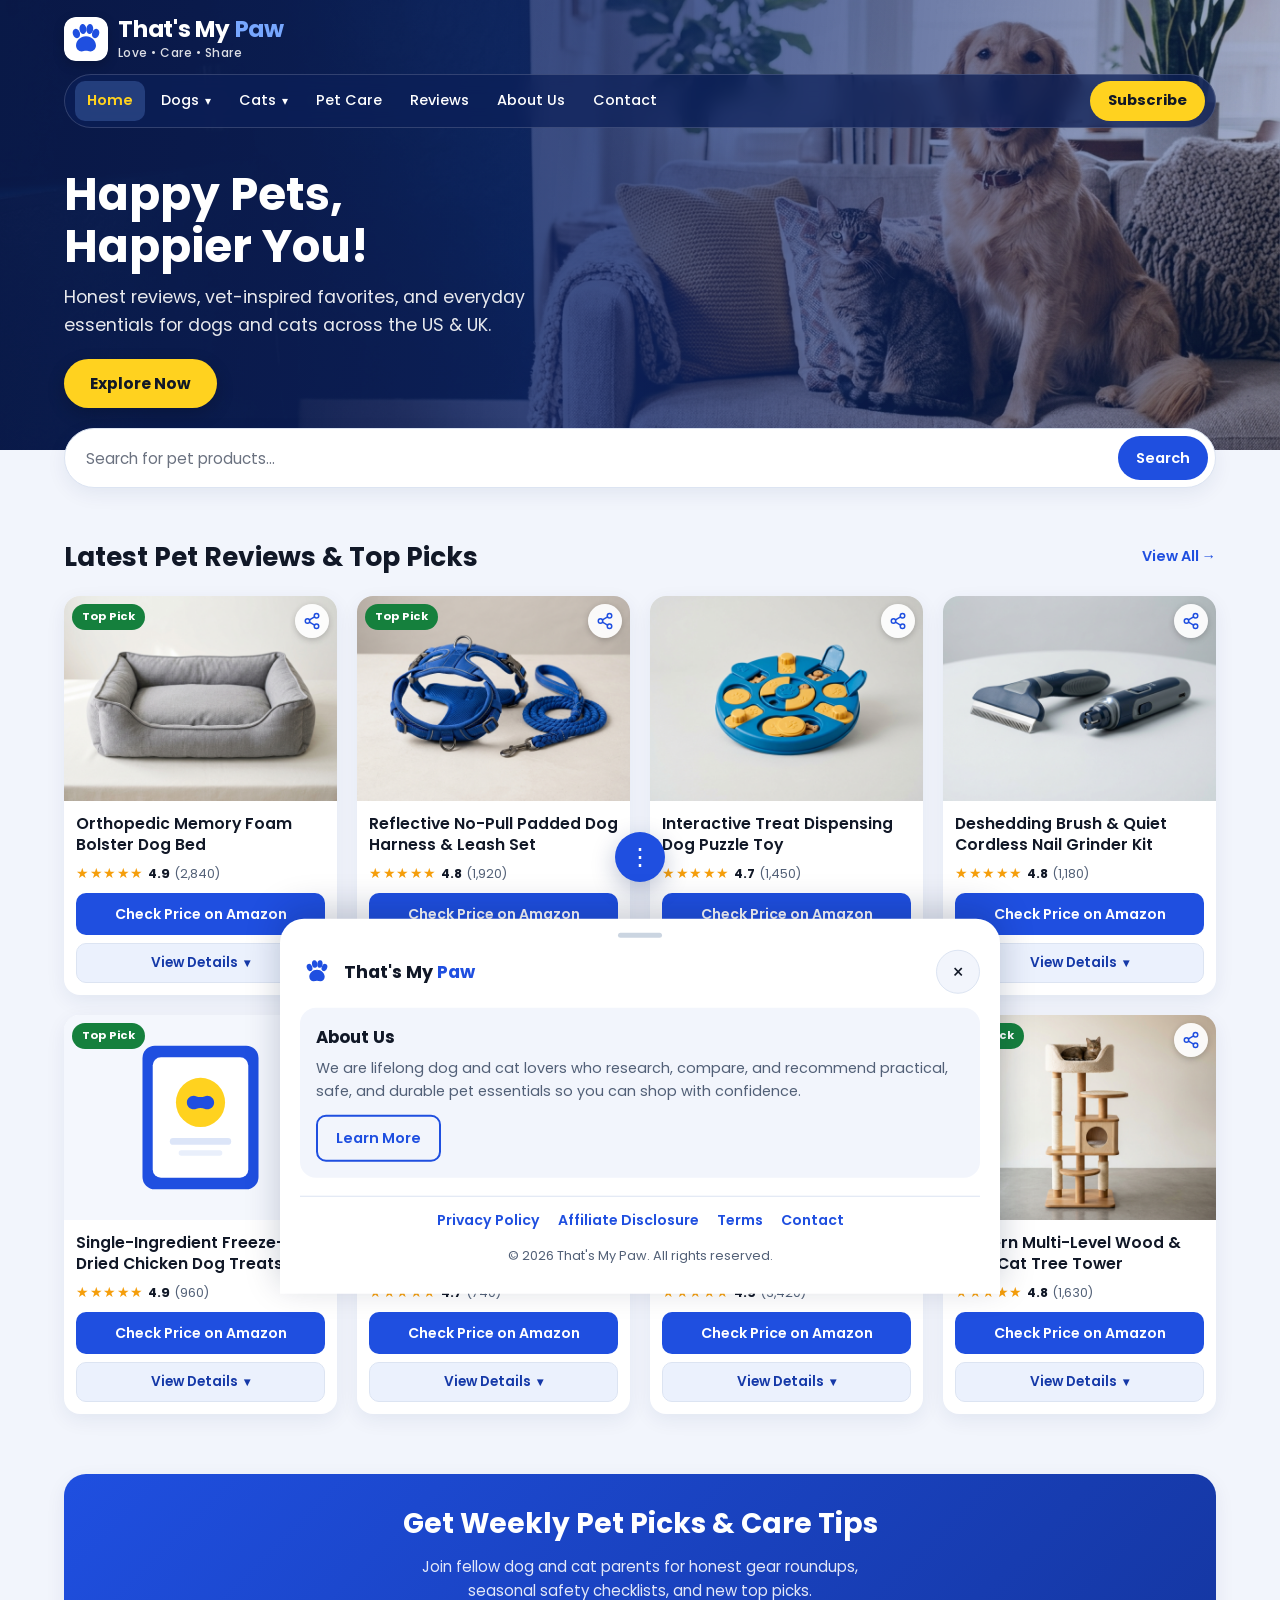
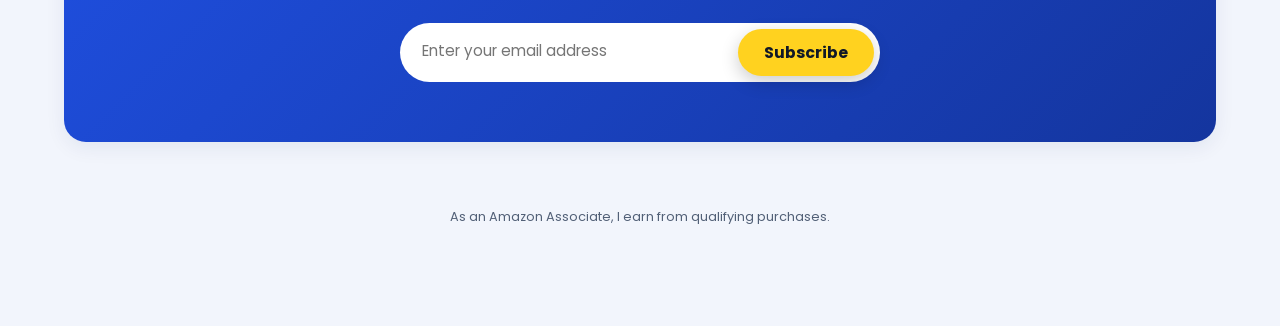
<file: index.html>
<!DOCTYPE html>
<html lang="en">
<head>
  <meta charset="UTF-8" />
  <meta name="viewport" content="width=device-width, initial-scale=1.0" />
  <title>That's My Paw — Honest Dog &amp; Cat Product Reviews</title>
  <meta name="description" content="Trusted pet product reviews, top Amazon picks, and everyday care guides for happy dogs and cats in the US &amp; UK." />

  <!-- Google Fonts: Poppins -->
  <link rel="preconnect" href="https://fonts.googleapis.com" />
  <link rel="preconnect" href="https://fonts.gstatic.com" crossorigin />
  <link href="https://fonts.googleapis.com/css2?family=Poppins:wght@400;500;600;700&display=swap" rel="stylesheet" />

  <!-- Main External Stylesheet -->
  <link rel="stylesheet" href="css/style.css" />
</head>
<body data-page="home">

  <!-- =======================================================================
       TOP HERO SECTION (Banner Background + Header Row + Menu + Headline)
       ======================================================================= -->
  <header class="hero-banner">
    <div class="container">

      <!-- Header Row: Logo + Brand Name + Tagline (left), Mobile Menu Button (right) -->
      <div class="site-header">
        <a href="index.html" class="brand-link">
          <img src="images/logo.svg" alt="That's My Paw logo" class="brand-logo" width="44" height="44" />
          <span class="brand-text">
            <span class="brand-name">That's My <span class="brand-accent">Paw</span></span>
            <span class="brand-tagline">Love &bull; Care &bull; Share</span>
          </span>
        </a>

        <button
          type="button"
          id="menu-toggle"
          class="menu-toggle"
          aria-label="Open navigation menu"
          aria-expanded="false"
          aria-controls="main-nav"
        >
          &#9776;
        </button>
      </div>

      <!-- CHANGE MENU ITEMS HERE (Keep identical across all HTML pages) -->
      <nav id="main-nav" class="main-nav" aria-label="Main navigation">
        <ul class="nav-list">
          <li class="nav-item">
            <a href="index.html" class="nav-link" data-nav-page="home">Home</a>
          </li>

          <li class="nav-item nav-item-dropdown">
            <button type="button" class="dropdown-trigger" data-nav-page="dogs" aria-expanded="false">
              <span>Dogs</span>
              <span class="dropdown-arrow" aria-hidden="true">&#9662;</span>
            </button>
            <ul class="dropdown-menu">
              <li><a href="dogs.html#food-treats">Food &amp; Treats</a></li>
              <li><a href="dogs.html#fountains-bowls">Water Fountains &amp; Bowls</a></li>
              <li><a href="dogs.html#beds-furniture">Beds &amp; Furniture</a></li>
              <li><a href="dogs.html#toys">Toys</a></li>
              <li><a href="dogs.html#grooming">Grooming</a></li>
              <li><a href="dogs.html#collars-leashes">Collars &amp; Leashes</a></li>
              <li><a href="dogs.html#travel-carriers">Travel &amp; Carriers</a></li>
            </ul>
          </li>

          <li class="nav-item nav-item-dropdown">
            <button type="button" class="dropdown-trigger" data-nav-page="cats" aria-expanded="false">
              <span>Cats</span>
              <span class="dropdown-arrow" aria-hidden="true">&#9662;</span>
            </button>
            <ul class="dropdown-menu">
              <li><a href="cats.html#food-treats">Food &amp; Treats</a></li>
              <li><a href="cats.html#fountains-bowls">Water Fountains &amp; Bowls</a></li>
              <li><a href="cats.html#beds-furniture">Beds &amp; Furniture</a></li>
              <li><a href="cats.html#toys">Toys</a></li>
              <li><a href="cats.html#grooming">Grooming</a></li>
              <li><a href="cats.html#cat-trees">Cat Trees</a></li>
              <li><a href="cats.html#travel-carriers">Travel &amp; Carriers</a></li>
            </ul>
          </li>

          <li class="nav-item">
            <a href="pet-care.html" class="nav-link" data-nav-page="pet-care">Pet Care</a>
          </li>
          <li class="nav-item">
            <a href="reviews.html" class="nav-link" data-nav-page="reviews">Reviews</a>
          </li>
          <li class="nav-item">
            <a href="about.html" class="nav-link" data-nav-page="about">About Us</a>
          </li>
          <li class="nav-item">
            <a href="contact.html" class="nav-link" data-nav-page="contact">Contact</a>
          </li>
          <li class="nav-item nav-subscribe-item">
            <a href="index.html#subscribe" class="btn-nav-subscribe">Subscribe</a>
          </li>
        </ul>
      </nav>

      <!-- CHANGE HERO TEXT HERE -->
      <div class="hero-content">
        <h1 class="hero-title">Happy Pets, Happier You!</h1>
        <p class="hero-subtitle">
          Honest reviews, vet-inspired favorites, and everyday essentials for dogs and cats across the US &amp; UK.
        </p>
        <a href="#top-picks" class="btn-yellow">Explore Now</a>
      </div>

    </div>
  </header>

  <!-- =======================================================================
       SEARCH BAR SECTION
       ======================================================================= -->
  <section class="search-section" aria-label="Product Search">
    <div class="container">
      <form id="search-form" class="search-form" role="search">
        <label for="search-input" class="sr-only">Search for pet products</label>
        <input
          type="search"
          id="search-input"
          class="search-input"
          placeholder="Search for pet products..."
          autocomplete="off"
        />
        <button type="submit" class="search-btn">Search</button>
      </form>
      <div id="search-status" class="search-status" aria-live="polite"></div>
    </div>
  </section>

  <!-- =======================================================================
       MAIN CONTENT: LATEST PET REVIEWS & TOP PICKS + SUBSCRIBE
       ======================================================================= -->
  <main>
    <section id="top-picks" class="page-section">
      <div class="container">
        <div class="section-header">
          <h2 class="section-title">Latest Pet Reviews &amp; Top Picks</h2>
          <a href="reviews.html" class="section-link">View All &rarr;</a>
        </div>

        <!-- Product Cards are automatically rendered here from js/products.js -->
        <div id="product-grid" class="product-grid"></div>
      </div>
    </section>

    <!-- Subscribe Section (Connect Mailchimp or Formspree later) -->
    <section id="subscribe" class="page-section">
      <div class="container">
        <div class="subscribe-card">
          <h2 class="subscribe-title">Get Weekly Pet Picks &amp; Care Tips</h2>
          <p class="subscribe-subtitle">
            Join fellow dog and cat parents for honest gear roundups, seasonal safety checklists, and new top picks.
          </p>

          <!-- TO CONNECT MAILCHIMP / FORMSPREE LATER: Add action="YOUR_URL" method="POST" -->
          <form id="subscribe-form" class="subscribe-form" novalidate>
            <label for="subscribe-email" class="sr-only">Email address</label>
            <input
              type="email"
              id="subscribe-email"
              class="subscribe-input"
              placeholder="Enter your email address"
              required
            />
            <button type="submit" class="btn-yellow">Subscribe</button>
          </form>
          <p id="subscribe-message" class="subscribe-message" aria-live="polite"></p>
        </div>
      </div>
    </section>
  </main>

  <!-- =======================================================================
       VISIBLE AMAZON AFFILIATE DISCLOSURE LINE
       ======================================================================= -->
  <p class="disclosure-strip">
    As an Amazon Associate, I earn from qualifying purchases.
  </p>

  <!-- =======================================================================
       BOTTOM 3-DOT BUTTON & SLIDE-UP ABOUT / FOOTER PANEL
       ======================================================================= -->
  <button
    type="button"
    id="more-panel-btn"
    class="fab-more"
    aria-label="Open About Us and site links"
    aria-expanded="false"
    aria-controls="bottom-sheet"
  >
    &#8942;
  </button>

  <div id="sheet-overlay" class="sheet-overlay"></div>

  <aside id="bottom-sheet" class="bottom-sheet" aria-hidden="true" aria-label="About Us and Footer Links">
    <div class="sheet-handle" aria-hidden="true"></div>

    <div class="sheet-top">
      <div class="sheet-brand">
        <img src="images/logo.svg" alt="" width="34" height="34" />
        <span>That's My <span class="sheet-brand-accent">Paw</span></span>
      </div>
      <button type="button" id="sheet-close-btn" class="sheet-close" aria-label="Close panel">&times;</button>
    </div>

    <div class="sheet-about">
      <h2>About Us</h2>
      <p>
        We are lifelong dog and cat lovers who research, compare, and recommend practical, safe, and durable pet essentials so you can shop with confidence.
      </p>
      <a href="about.html" class="btn-outline">Learn More</a>
    </div>

    <nav class="sheet-links" aria-label="Footer navigation">
      <a href="privacy-policy.html">Privacy Policy</a>
      <a href="affiliate-disclosure.html">Affiliate Disclosure</a>
      <a href="terms.html">Terms</a>
      <a href="contact.html">Contact</a>
    </nav>

    <p class="sheet-copyright">&copy; 2026 That's My Paw. All rights reserved.</p>
  </aside>

  <!-- External JavaScript Files -->
  <script src="js/products.js"></script>
  <script src="js/script.js"></script>
</body>
</html>
</file>
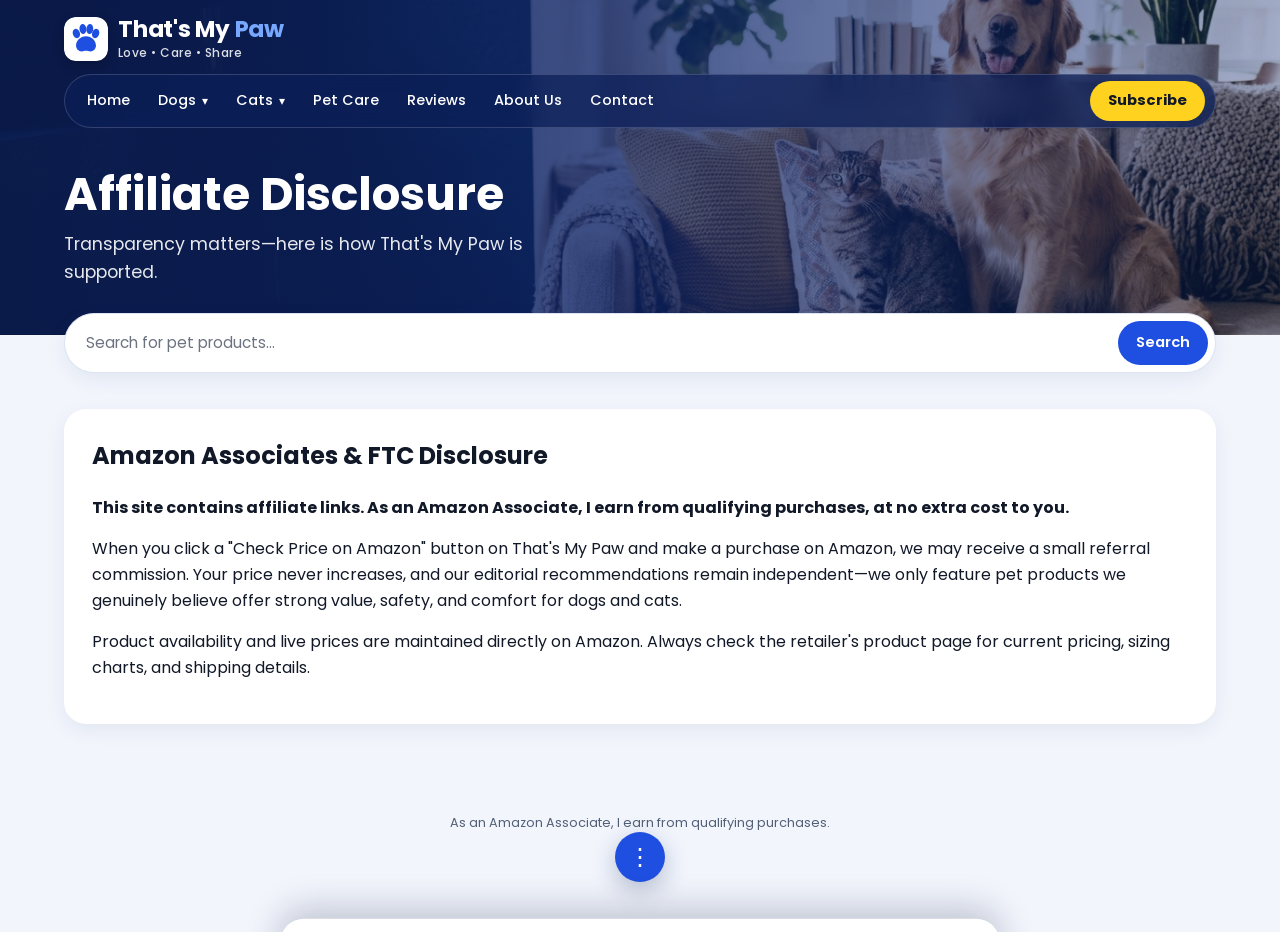
<file: affiliate-disclosure.html>
<!DOCTYPE html>
<html lang="en">
<head>
  <meta charset="UTF-8" />
  <meta name="viewport" content="width=device-width, initial-scale=1.0" />
  <title>Affiliate Disclosure — That's My Paw</title>
  <meta name="description" content="FTC and Amazon Associates Affiliate Disclosure for That's My Paw." />

  <link rel="preconnect" href="https://fonts.googleapis.com" />
  <link rel="preconnect" href="https://fonts.gstatic.com" crossorigin />
  <link href="https://fonts.googleapis.com/css2?family=Poppins:wght@400;500;600;700&display=swap" rel="stylesheet" />
  <link rel="stylesheet" href="css/style.css" />
</head>
<body data-page="disclosure">

  <header class="hero-banner hero-banner--compact">
    <div class="container">
      <div class="site-header">
        <a href="index.html" class="brand-link">
          <img src="images/logo.svg" alt="That's My Paw logo" class="brand-logo" width="44" height="44" />
          <span class="brand-text">
            <span class="brand-name">That's My <span class="brand-accent">Paw</span></span>
            <span class="brand-tagline">Love &bull; Care &bull; Share</span>
          </span>
        </a>
        <button type="button" id="menu-toggle" class="menu-toggle" aria-label="Open navigation menu" aria-expanded="false" aria-controls="main-nav">&#9776;</button>
      </div>

      <nav id="main-nav" class="main-nav" aria-label="Main navigation">
        <ul class="nav-list">
          <li class="nav-item"><a href="index.html" class="nav-link" data-nav-page="home">Home</a></li>
          <li class="nav-item nav-item-dropdown">
            <button type="button" class="dropdown-trigger" data-nav-page="dogs" aria-expanded="false">
              <span>Dogs</span><span class="dropdown-arrow" aria-hidden="true">&#9662;</span>
            </button>
            <ul class="dropdown-menu">
              <li><a href="dogs.html#food-treats">Food &amp; Treats</a></li>
              <li><a href="dogs.html#fountains-bowls">Water Fountains &amp; Bowls</a></li>
              <li><a href="dogs.html#beds-furniture">Beds &amp; Furniture</a></li>
              <li><a href="dogs.html#toys">Toys</a></li>
              <li><a href="dogs.html#grooming">Grooming</a></li>
              <li><a href="dogs.html#collars-leashes">Collars &amp; Leashes</a></li>
              <li><a href="dogs.html#travel-carriers">Travel &amp; Carriers</a></li>
            </ul>
          </li>
          <li class="nav-item nav-item-dropdown">
            <button type="button" class="dropdown-trigger" data-nav-page="cats" aria-expanded="false">
              <span>Cats</span><span class="dropdown-arrow" aria-hidden="true">&#9662;</span>
            </button>
            <ul class="dropdown-menu">
              <li><a href="cats.html#food-treats">Food &amp; Treats</a></li>
              <li><a href="cats.html#fountains-bowls">Water Fountains &amp; Bowls</a></li>
              <li><a href="cats.html#beds-furniture">Beds &amp; Furniture</a></li>
              <li><a href="cats.html#toys">Toys</a></li>
              <li><a href="cats.html#grooming">Grooming</a></li>
              <li><a href="cats.html#cat-trees">Cat Trees</a></li>
              <li><a href="cats.html#travel-carriers">Travel &amp; Carriers</a></li>
            </ul>
          </li>
          <li class="nav-item"><a href="pet-care.html" class="nav-link" data-nav-page="pet-care">Pet Care</a></li>
          <li class="nav-item"><a href="reviews.html" class="nav-link" data-nav-page="reviews">Reviews</a></li>
          <li class="nav-item"><a href="about.html" class="nav-link" data-nav-page="about">About Us</a></li>
          <li class="nav-item"><a href="contact.html" class="nav-link" data-nav-page="contact">Contact</a></li>
          <li class="nav-item nav-subscribe-item"><a href="index.html#subscribe" class="btn-nav-subscribe">Subscribe</a></li>
        </ul>
      </nav>

      <div class="hero-content">
        <h1 class="hero-title">Affiliate Disclosure</h1>
        <p class="hero-subtitle">Transparency matters—here is how That's My Paw is supported.</p>
      </div>
    </div>
  </header>

  <section class="search-section" aria-label="Product Search">
    <div class="container">
      <form id="search-form" class="search-form" role="search">
        <label for="search-input" class="sr-only">Search for pet products</label>
        <input type="search" id="search-input" class="search-input" placeholder="Search for pet products..." autocomplete="off" />
        <button type="submit" class="search-btn">Search</button>
      </form>
    </div>
  </section>

  <main>
    <section class="page-section">
      <div class="container">
        <article class="content-card">
          <h2>Amazon Associates &amp; FTC Disclosure</h2>
          <p>
            <strong>This site contains affiliate links. As an Amazon Associate, I earn from qualifying purchases, at no extra cost to you.</strong>
          </p>
          <p>
            When you click a "Check Price on Amazon" button on That's My Paw and make a purchase on Amazon, we may receive a small referral commission. Your price never increases, and our editorial recommendations remain independent—we only feature pet products we genuinely believe offer strong value, safety, and comfort for dogs and cats.
          </p>
          <p>
            Product availability and live prices are maintained directly on Amazon. Always check the retailer's product page for current pricing, sizing charts, and shipping details.
          </p>
        </article>
      </div>
    </section>
  </main>

  <p class="disclosure-strip">As an Amazon Associate, I earn from qualifying purchases.</p>

  <button type="button" id="more-panel-btn" class="fab-more" aria-label="Open About Us and site links" aria-expanded="false" aria-controls="bottom-sheet">&#8942;</button>
  <div id="sheet-overlay" class="sheet-overlay"></div>
  <aside id="bottom-sheet" class="bottom-sheet" aria-hidden="true" aria-label="About Us and Footer Links">
    <div class="sheet-handle" aria-hidden="true"></div>
    <div class="sheet-top">
      <div class="sheet-brand">
        <img src="images/logo.svg" alt="" width="34" height="34" />
        <span>That's My <span class="sheet-brand-accent">Paw</span></span>
      </div>
      <button type="button" id="sheet-close-btn" class="sheet-close" aria-label="Close panel">&times;</button>
    </div>
    <div class="sheet-about">
      <h2>About Us</h2>
      <p>We are lifelong dog and cat lovers who research, compare, and recommend practical, safe, and durable pet essentials so you can shop with confidence.</p>
      <a href="about.html" class="btn-outline">Learn More</a>
    </div>
    <nav class="sheet-links" aria-label="Footer navigation">
      <a href="privacy-policy.html">Privacy Policy</a>
      <a href="affiliate-disclosure.html">Affiliate Disclosure</a>
      <a href="terms.html">Terms</a>
      <a href="contact.html">Contact</a>
    </nav>
    <p class="sheet-copyright">&copy; 2026 That's My Paw. All rights reserved.</p>
  </aside>

  <script src="js/products.js"></script>
  <script src="js/script.js"></script>
</body>
</html>
</file>
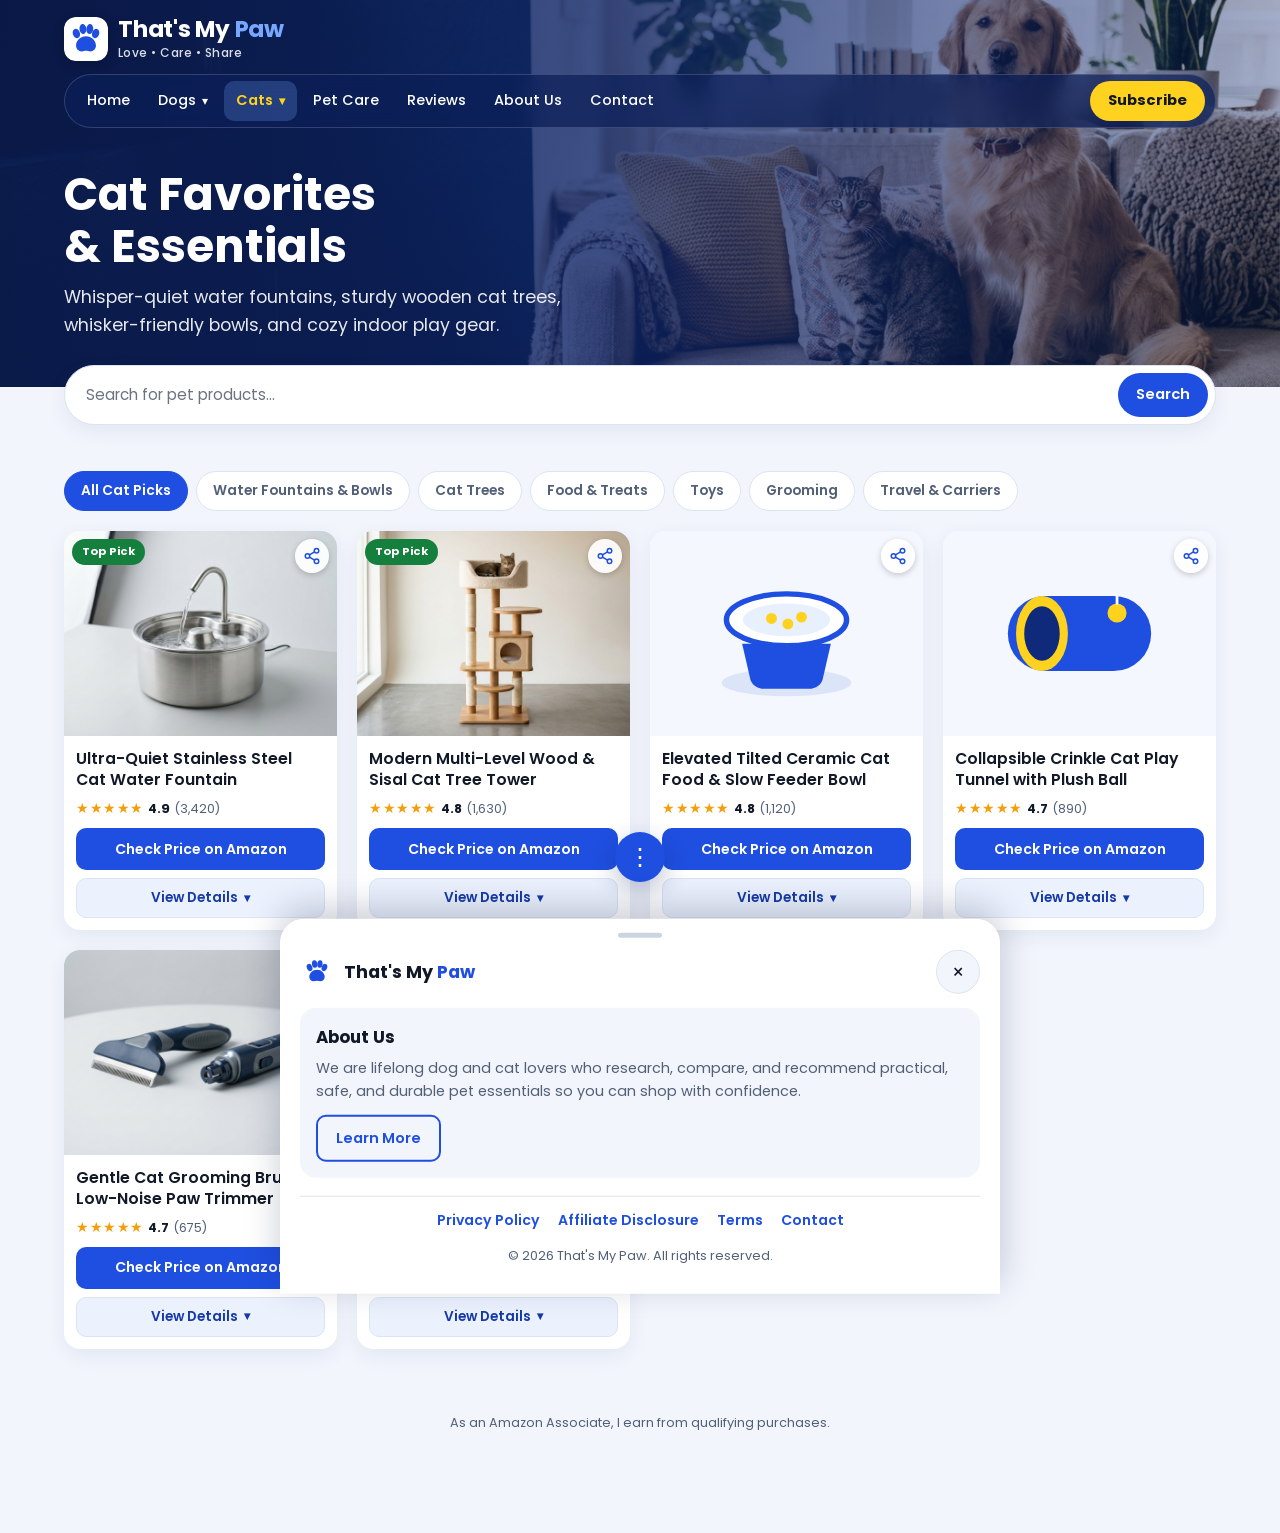
<file: cats.html>
<!DOCTYPE html>
<html lang="en">
<head>
  <meta charset="UTF-8" />
  <meta name="viewport" content="width=device-width, initial-scale=1.0" />
  <title>Best Cat Products &amp; Reviews — That's My Paw</title>
  <meta name="description" content="Discover quiet stainless steel cat water fountains, sturdy sisal cat trees, tilted ceramic bowls, and indoor cat toys." />

  <link rel="preconnect" href="https://fonts.googleapis.com" />
  <link rel="preconnect" href="https://fonts.gstatic.com" crossorigin />
  <link href="https://fonts.googleapis.com/css2?family=Poppins:wght@400;500;600;700&display=swap" rel="stylesheet" />
  <link rel="stylesheet" href="css/style.css" />
</head>
<body data-page="cats">

  <!-- TOP HEADER & MENU ON BANNER -->
  <header class="hero-banner hero-banner--compact">
    <div class="container">
      <div class="site-header">
        <a href="index.html" class="brand-link">
          <img src="images/logo.svg" alt="That's My Paw logo" class="brand-logo" width="44" height="44" />
          <span class="brand-text">
            <span class="brand-name">That's My <span class="brand-accent">Paw</span></span>
            <span class="brand-tagline">Love &bull; Care &bull; Share</span>
          </span>
        </a>
        <button type="button" id="menu-toggle" class="menu-toggle" aria-label="Open navigation menu" aria-expanded="false" aria-controls="main-nav">&#9776;</button>
      </div>

      <nav id="main-nav" class="main-nav" aria-label="Main navigation">
        <ul class="nav-list">
          <li class="nav-item"><a href="index.html" class="nav-link" data-nav-page="home">Home</a></li>
          <li class="nav-item nav-item-dropdown">
            <button type="button" class="dropdown-trigger" data-nav-page="dogs" aria-expanded="false">
              <span>Dogs</span><span class="dropdown-arrow" aria-hidden="true">&#9662;</span>
            </button>
            <ul class="dropdown-menu">
              <li><a href="dogs.html#food-treats">Food &amp; Treats</a></li>
              <li><a href="dogs.html#fountains-bowls">Water Fountains &amp; Bowls</a></li>
              <li><a href="dogs.html#beds-furniture">Beds &amp; Furniture</a></li>
              <li><a href="dogs.html#toys">Toys</a></li>
              <li><a href="dogs.html#grooming">Grooming</a></li>
              <li><a href="dogs.html#collars-leashes">Collars &amp; Leashes</a></li>
              <li><a href="dogs.html#travel-carriers">Travel &amp; Carriers</a></li>
            </ul>
          </li>
          <li class="nav-item nav-item-dropdown">
            <button type="button" class="dropdown-trigger" data-nav-page="cats" aria-expanded="false">
              <span>Cats</span><span class="dropdown-arrow" aria-hidden="true">&#9662;</span>
            </button>
            <ul class="dropdown-menu">
              <li><a href="cats.html#food-treats">Food &amp; Treats</a></li>
              <li><a href="cats.html#fountains-bowls">Water Fountains &amp; Bowls</a></li>
              <li><a href="cats.html#beds-furniture">Beds &amp; Furniture</a></li>
              <li><a href="cats.html#toys">Toys</a></li>
              <li><a href="cats.html#grooming">Grooming</a></li>
              <li><a href="cats.html#cat-trees">Cat Trees</a></li>
              <li><a href="cats.html#travel-carriers">Travel &amp; Carriers</a></li>
            </ul>
          </li>
          <li class="nav-item"><a href="pet-care.html" class="nav-link" data-nav-page="pet-care">Pet Care</a></li>
          <li class="nav-item"><a href="reviews.html" class="nav-link" data-nav-page="reviews">Reviews</a></li>
          <li class="nav-item"><a href="about.html" class="nav-link" data-nav-page="about">About Us</a></li>
          <li class="nav-item"><a href="contact.html" class="nav-link" data-nav-page="contact">Contact</a></li>
          <li class="nav-item nav-subscribe-item"><a href="index.html#subscribe" class="btn-nav-subscribe">Subscribe</a></li>
        </ul>
      </nav>

      <div class="hero-content">
        <h1 class="hero-title">Cat Favorites &amp; Essentials</h1>
        <p class="hero-subtitle">Whisper-quiet water fountains, sturdy wooden cat trees, whisker-friendly bowls, and cozy indoor play gear.</p>
      </div>
    </div>
  </header>

  <!-- SEARCH BAR -->
  <section class="search-section" aria-label="Product Search">
    <div class="container">
      <form id="search-form" class="search-form" role="search">
        <label for="search-input" class="sr-only">Search for pet products</label>
        <input type="search" id="search-input" class="search-input" placeholder="Search for pet products..." autocomplete="off" />
        <button type="submit" class="search-btn">Search</button>
      </form>
      <div id="search-status" class="search-status" aria-live="polite"></div>
    </div>
  </section>

  <!-- CAT PRODUCTS GRID -->
  <main>
    <section class="page-section">
      <div class="container">
        <div class="filter-bar" aria-label="Filter cat products by category">
          <button type="button" class="filter-btn is-active" data-filter="all">All Cat Picks</button>
          <button type="button" class="filter-btn" data-filter="fountains-bowls">Water Fountains &amp; Bowls</button>
          <button type="button" class="filter-btn" data-filter="cat-trees">Cat Trees</button>
          <button type="button" class="filter-btn" data-filter="food-treats">Food &amp; Treats</button>
          <button type="button" class="filter-btn" data-filter="toys">Toys</button>
          <button type="button" class="filter-btn" data-filter="grooming">Grooming</button>
          <button type="button" class="filter-btn" data-filter="travel-carriers">Travel &amp; Carriers</button>
        </div>

        <div id="product-grid" class="product-grid"></div>
      </div>
    </section>
  </main>

  <p class="disclosure-strip">As an Amazon Associate, I earn from qualifying purchases.</p>

  <button type="button" id="more-panel-btn" class="fab-more" aria-label="Open About Us and site links" aria-expanded="false" aria-controls="bottom-sheet">&#8942;</button>
  <div id="sheet-overlay" class="sheet-overlay"></div>
  <aside id="bottom-sheet" class="bottom-sheet" aria-hidden="true" aria-label="About Us and Footer Links">
    <div class="sheet-handle" aria-hidden="true"></div>
    <div class="sheet-top">
      <div class="sheet-brand">
        <img src="images/logo.svg" alt="" width="34" height="34" />
        <span>That's My <span class="sheet-brand-accent">Paw</span></span>
      </div>
      <button type="button" id="sheet-close-btn" class="sheet-close" aria-label="Close panel">&times;</button>
    </div>
    <div class="sheet-about">
      <h2>About Us</h2>
      <p>We are lifelong dog and cat lovers who research, compare, and recommend practical, safe, and durable pet essentials so you can shop with confidence.</p>
      <a href="about.html" class="btn-outline">Learn More</a>
    </div>
    <nav class="sheet-links" aria-label="Footer navigation">
      <a href="privacy-policy.html">Privacy Policy</a>
      <a href="affiliate-disclosure.html">Affiliate Disclosure</a>
      <a href="terms.html">Terms</a>
      <a href="contact.html">Contact</a>
    </nav>
    <p class="sheet-copyright">&copy; 2026 That's My Paw. All rights reserved.</p>
  </aside>

  <script src="js/products.js"></script>
  <script src="js/script.js"></script>
</body>
</html>
</file>
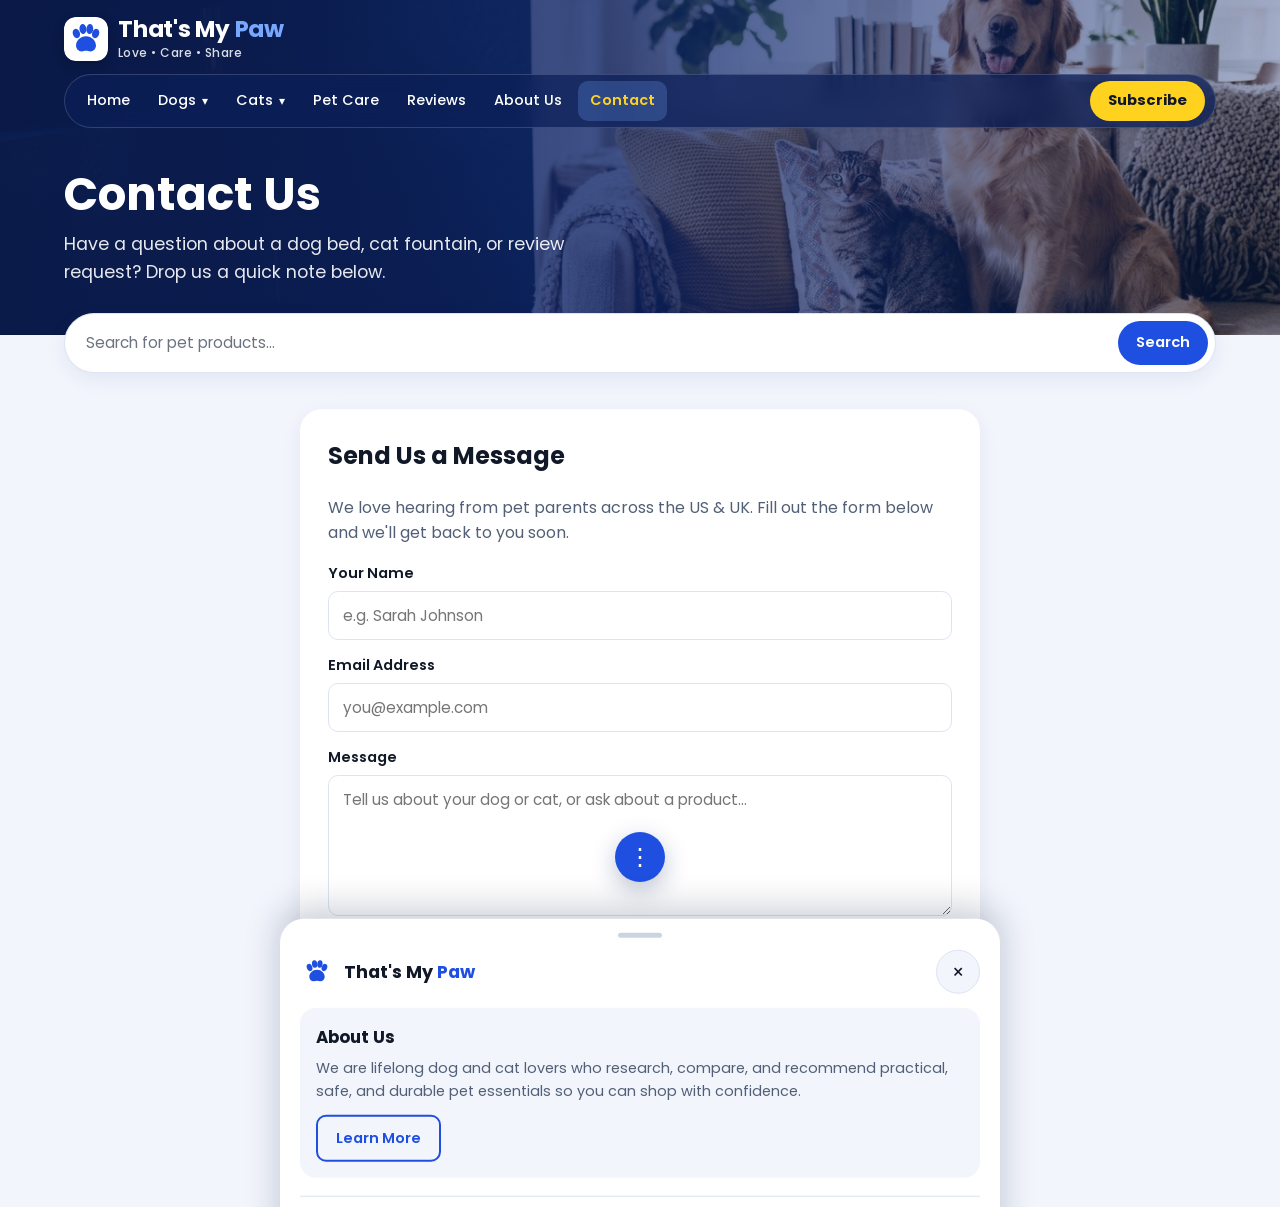
<file: contact.html>
<!DOCTYPE html>
<html lang="en">
<head>
  <meta charset="UTF-8" />
  <meta name="viewport" content="width=device-width, initial-scale=1.0" />
  <title>Contact Us — That's My Paw</title>
  <meta name="description" content="Have a product question or suggestion for That's My Paw? Send our pet-loving team a message anytime." />

  <link rel="preconnect" href="https://fonts.googleapis.com" />
  <link rel="preconnect" href="https://fonts.gstatic.com" crossorigin />
  <link href="https://fonts.googleapis.com/css2?family=Poppins:wght@400;500;600;700&display=swap" rel="stylesheet" />
  <link rel="stylesheet" href="css/style.css" />
</head>
<body data-page="contact">

  <header class="hero-banner hero-banner--compact">
    <div class="container">
      <div class="site-header">
        <a href="index.html" class="brand-link">
          <img src="images/logo.svg" alt="That's My Paw logo" class="brand-logo" width="44" height="44" />
          <span class="brand-text">
            <span class="brand-name">That's My <span class="brand-accent">Paw</span></span>
            <span class="brand-tagline">Love &bull; Care &bull; Share</span>
          </span>
        </a>
        <button type="button" id="menu-toggle" class="menu-toggle" aria-label="Open navigation menu" aria-expanded="false" aria-controls="main-nav">&#9776;</button>
      </div>

      <nav id="main-nav" class="main-nav" aria-label="Main navigation">
        <ul class="nav-list">
          <li class="nav-item"><a href="index.html" class="nav-link" data-nav-page="home">Home</a></li>
          <li class="nav-item nav-item-dropdown">
            <button type="button" class="dropdown-trigger" data-nav-page="dogs" aria-expanded="false">
              <span>Dogs</span><span class="dropdown-arrow" aria-hidden="true">&#9662;</span>
            </button>
            <ul class="dropdown-menu">
              <li><a href="dogs.html#food-treats">Food &amp; Treats</a></li>
              <li><a href="dogs.html#fountains-bowls">Water Fountains &amp; Bowls</a></li>
              <li><a href="dogs.html#beds-furniture">Beds &amp; Furniture</a></li>
              <li><a href="dogs.html#toys">Toys</a></li>
              <li><a href="dogs.html#grooming">Grooming</a></li>
              <li><a href="dogs.html#collars-leashes">Collars &amp; Leashes</a></li>
              <li><a href="dogs.html#travel-carriers">Travel &amp; Carriers</a></li>
            </ul>
          </li>
          <li class="nav-item nav-item-dropdown">
            <button type="button" class="dropdown-trigger" data-nav-page="cats" aria-expanded="false">
              <span>Cats</span><span class="dropdown-arrow" aria-hidden="true">&#9662;</span>
            </button>
            <ul class="dropdown-menu">
              <li><a href="cats.html#food-treats">Food &amp; Treats</a></li>
              <li><a href="cats.html#fountains-bowls">Water Fountains &amp; Bowls</a></li>
              <li><a href="cats.html#beds-furniture">Beds &amp; Furniture</a></li>
              <li><a href="cats.html#toys">Toys</a></li>
              <li><a href="cats.html#grooming">Grooming</a></li>
              <li><a href="cats.html#cat-trees">Cat Trees</a></li>
              <li><a href="cats.html#travel-carriers">Travel &amp; Carriers</a></li>
            </ul>
          </li>
          <li class="nav-item"><a href="pet-care.html" class="nav-link" data-nav-page="pet-care">Pet Care</a></li>
          <li class="nav-item"><a href="reviews.html" class="nav-link" data-nav-page="reviews">Reviews</a></li>
          <li class="nav-item"><a href="about.html" class="nav-link" data-nav-page="about">About Us</a></li>
          <li class="nav-item"><a href="contact.html" class="nav-link" data-nav-page="contact">Contact</a></li>
          <li class="nav-item nav-subscribe-item"><a href="index.html#subscribe" class="btn-nav-subscribe">Subscribe</a></li>
        </ul>
      </nav>

      <div class="hero-content">
        <h1 class="hero-title">Contact Us</h1>
        <p class="hero-subtitle">Have a question about a dog bed, cat fountain, or review request? Drop us a quick note below.</p>
      </div>
    </div>
  </header>

  <section class="search-section" aria-label="Product Search">
    <div class="container">
      <form id="search-form" class="search-form" role="search">
        <label for="search-input" class="sr-only">Search for pet products</label>
        <input type="search" id="search-input" class="search-input" placeholder="Search for pet products..." autocomplete="off" />
        <button type="submit" class="search-btn">Search</button>
      </form>
    </div>
  </section>

  <main>
    <section class="page-section">
      <div class="container">
        <article class="content-card" style="max-width: 680px; margin: 0 auto;">
          <h2>Send Us a Message</h2>
          <p style="color: var(--color-text-muted);">
            We love hearing from pet parents across the US &amp; UK. Fill out the form below and we'll get back to you soon.
          </p>

          <!-- TO CONNECT FORMSPREE / EMAIL SERVICE LATER:
               Add action="https://formspree.io/f/YOUR_FORM_ID" method="POST" to the <form> tag below -->
          <form id="contact-form" class="contact-form">
            <div class="form-group">
              <label for="contact-name" class="form-label">Your Name</label>
              <input type="text" id="contact-name" name="name" class="form-control" placeholder="e.g. Sarah Johnson" required />
            </div>

            <div class="form-group">
              <label for="contact-email" class="form-label">Email Address</label>
              <input type="email" id="contact-email" name="email" class="form-control" placeholder="you@example.com" required />
            </div>

            <div class="form-group">
              <label for="contact-message" class="form-label">Message</label>
              <textarea id="contact-message" name="message" rows="5" class="form-control" placeholder="Tell us about your dog or cat, or ask about a product..." required></textarea>
            </div>

            <div>
              <button type="submit" class="btn-yellow">Send Message</button>
            </div>

            <p id="contact-status" style="margin: 4px 0 0; font-weight: 600; color: var(--color-green);" aria-live="polite"></p>
          </form>
        </article>
      </div>
    </section>
  </main>

  <p class="disclosure-strip">As an Amazon Associate, I earn from qualifying purchases.</p>

  <button type="button" id="more-panel-btn" class="fab-more" aria-label="Open About Us and site links" aria-expanded="false" aria-controls="bottom-sheet">&#8942;</button>
  <div id="sheet-overlay" class="sheet-overlay"></div>
  <aside id="bottom-sheet" class="bottom-sheet" aria-hidden="true" aria-label="About Us and Footer Links">
    <div class="sheet-handle" aria-hidden="true"></div>
    <div class="sheet-top">
      <div class="sheet-brand">
        <img src="images/logo.svg" alt="" width="34" height="34" />
        <span>That's My <span class="sheet-brand-accent">Paw</span></span>
      </div>
      <button type="button" id="sheet-close-btn" class="sheet-close" aria-label="Close panel">&times;</button>
    </div>
    <div class="sheet-about">
      <h2>About Us</h2>
      <p>We are lifelong dog and cat lovers who research, compare, and recommend practical, safe, and durable pet essentials so you can shop with confidence.</p>
      <a href="about.html" class="btn-outline">Learn More</a>
    </div>
    <nav class="sheet-links" aria-label="Footer navigation">
      <a href="privacy-policy.html">Privacy Policy</a>
      <a href="affiliate-disclosure.html">Affiliate Disclosure</a>
      <a href="terms.html">Terms</a>
      <a href="contact.html">Contact</a>
    </nav>
    <p class="sheet-copyright">&copy; 2026 That's My Paw. All rights reserved.</p>
  </aside>

  <script src="js/products.js"></script>
  <script src="js/script.js"></script>
</body>
</html>
</file>
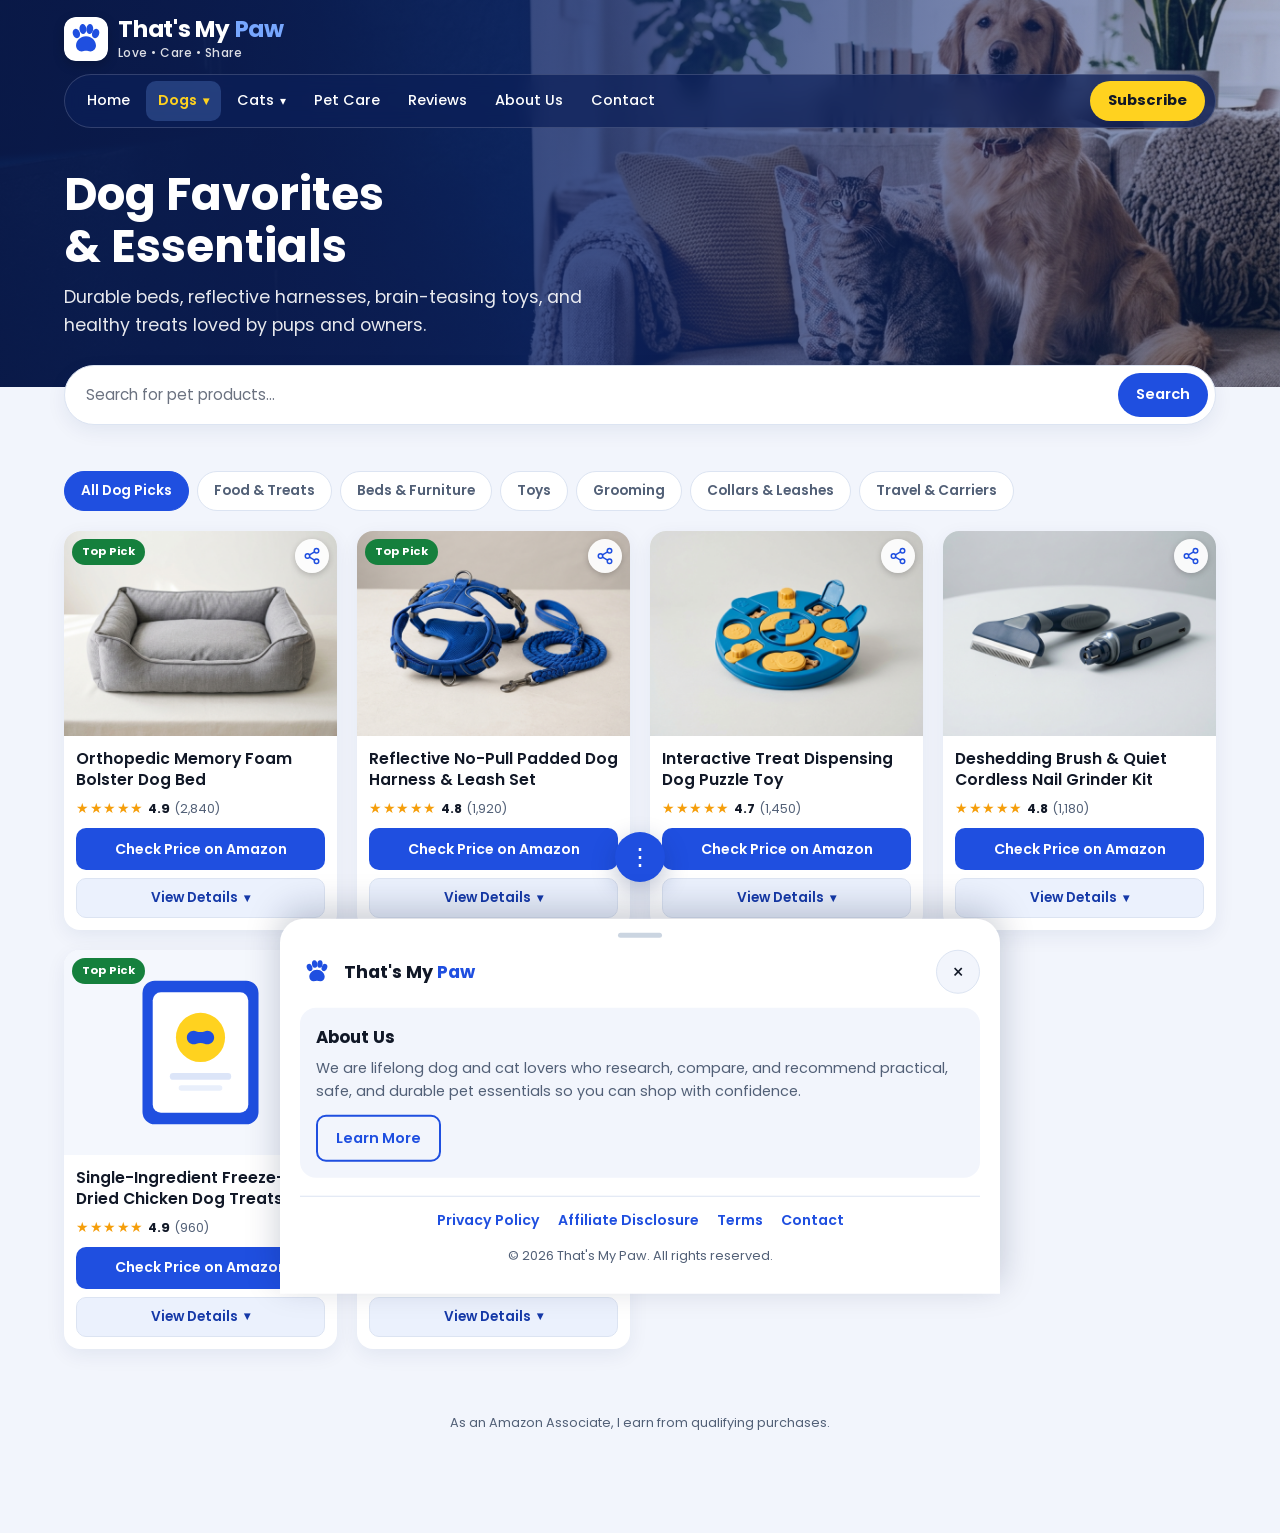
<file: dogs.html>
<!DOCTYPE html>
<html lang="en">
<head>
  <meta charset="UTF-8" />
  <meta name="viewport" content="width=device-width, initial-scale=1.0" />
  <title>Best Dog Products &amp; Reviews — That's My Paw</title>
  <meta name="description" content="Explore top-rated orthopedic dog beds, no-pull harnesses, interactive puzzle toys, grooming tools, and healthy treats." />

  <link rel="preconnect" href="https://fonts.googleapis.com" />
  <link rel="preconnect" href="https://fonts.gstatic.com" crossorigin />
  <link href="https://fonts.googleapis.com/css2?family=Poppins:wght@400;500;600;700&display=swap" rel="stylesheet" />
  <link rel="stylesheet" href="css/style.css" />
</head>
<body data-page="dogs">

  <!-- TOP HEADER & MENU ON BANNER -->
  <header class="hero-banner hero-banner--compact">
    <div class="container">
      <div class="site-header">
        <a href="index.html" class="brand-link">
          <img src="images/logo.svg" alt="That's My Paw logo" class="brand-logo" width="44" height="44" />
          <span class="brand-text">
            <span class="brand-name">That's My <span class="brand-accent">Paw</span></span>
            <span class="brand-tagline">Love &bull; Care &bull; Share</span>
          </span>
        </a>
        <button type="button" id="menu-toggle" class="menu-toggle" aria-label="Open navigation menu" aria-expanded="false" aria-controls="main-nav">&#9776;</button>
      </div>

      <nav id="main-nav" class="main-nav" aria-label="Main navigation">
        <ul class="nav-list">
          <li class="nav-item"><a href="index.html" class="nav-link" data-nav-page="home">Home</a></li>
          <li class="nav-item nav-item-dropdown">
            <button type="button" class="dropdown-trigger" data-nav-page="dogs" aria-expanded="false">
              <span>Dogs</span><span class="dropdown-arrow" aria-hidden="true">&#9662;</span>
            </button>
            <ul class="dropdown-menu">
              <li><a href="dogs.html#food-treats">Food &amp; Treats</a></li>
              <li><a href="dogs.html#fountains-bowls">Water Fountains &amp; Bowls</a></li>
              <li><a href="dogs.html#beds-furniture">Beds &amp; Furniture</a></li>
              <li><a href="dogs.html#toys">Toys</a></li>
              <li><a href="dogs.html#grooming">Grooming</a></li>
              <li><a href="dogs.html#collars-leashes">Collars &amp; Leashes</a></li>
              <li><a href="dogs.html#travel-carriers">Travel &amp; Carriers</a></li>
            </ul>
          </li>
          <li class="nav-item nav-item-dropdown">
            <button type="button" class="dropdown-trigger" data-nav-page="cats" aria-expanded="false">
              <span>Cats</span><span class="dropdown-arrow" aria-hidden="true">&#9662;</span>
            </button>
            <ul class="dropdown-menu">
              <li><a href="cats.html#food-treats">Food &amp; Treats</a></li>
              <li><a href="cats.html#fountains-bowls">Water Fountains &amp; Bowls</a></li>
              <li><a href="cats.html#beds-furniture">Beds &amp; Furniture</a></li>
              <li><a href="cats.html#toys">Toys</a></li>
              <li><a href="cats.html#grooming">Grooming</a></li>
              <li><a href="cats.html#cat-trees">Cat Trees</a></li>
              <li><a href="cats.html#travel-carriers">Travel &amp; Carriers</a></li>
            </ul>
          </li>
          <li class="nav-item"><a href="pet-care.html" class="nav-link" data-nav-page="pet-care">Pet Care</a></li>
          <li class="nav-item"><a href="reviews.html" class="nav-link" data-nav-page="reviews">Reviews</a></li>
          <li class="nav-item"><a href="about.html" class="nav-link" data-nav-page="about">About Us</a></li>
          <li class="nav-item"><a href="contact.html" class="nav-link" data-nav-page="contact">Contact</a></li>
          <li class="nav-item nav-subscribe-item"><a href="index.html#subscribe" class="btn-nav-subscribe">Subscribe</a></li>
        </ul>
      </nav>

      <div class="hero-content">
        <h1 class="hero-title">Dog Favorites &amp; Essentials</h1>
        <p class="hero-subtitle">Durable beds, reflective harnesses, brain-teasing toys, and healthy treats loved by pups and owners.</p>
      </div>
    </div>
  </header>

  <!-- SEARCH BAR -->
  <section class="search-section" aria-label="Product Search">
    <div class="container">
      <form id="search-form" class="search-form" role="search">
        <label for="search-input" class="sr-only">Search for pet products</label>
        <input type="search" id="search-input" class="search-input" placeholder="Search for pet products..." autocomplete="off" />
        <button type="submit" class="search-btn">Search</button>
      </form>
      <div id="search-status" class="search-status" aria-live="polite"></div>
    </div>
  </section>

  <!-- DOG PRODUCTS GRID -->
  <main>
    <section class="page-section">
      <div class="container">
        <div class="filter-bar" aria-label="Filter dog products by category">
          <button type="button" class="filter-btn is-active" data-filter="all">All Dog Picks</button>
          <button type="button" class="filter-btn" data-filter="food-treats">Food &amp; Treats</button>
          <button type="button" class="filter-btn" data-filter="beds-furniture">Beds &amp; Furniture</button>
          <button type="button" class="filter-btn" data-filter="toys">Toys</button>
          <button type="button" class="filter-btn" data-filter="grooming">Grooming</button>
          <button type="button" class="filter-btn" data-filter="collars-leashes">Collars &amp; Leashes</button>
          <button type="button" class="filter-btn" data-filter="travel-carriers">Travel &amp; Carriers</button>
        </div>

        <div id="product-grid" class="product-grid"></div>
      </div>
    </section>
  </main>

  <p class="disclosure-strip">As an Amazon Associate, I earn from qualifying purchases.</p>

  <button type="button" id="more-panel-btn" class="fab-more" aria-label="Open About Us and site links" aria-expanded="false" aria-controls="bottom-sheet">&#8942;</button>
  <div id="sheet-overlay" class="sheet-overlay"></div>
  <aside id="bottom-sheet" class="bottom-sheet" aria-hidden="true" aria-label="About Us and Footer Links">
    <div class="sheet-handle" aria-hidden="true"></div>
    <div class="sheet-top">
      <div class="sheet-brand">
        <img src="images/logo.svg" alt="" width="34" height="34" />
        <span>That's My <span class="sheet-brand-accent">Paw</span></span>
      </div>
      <button type="button" id="sheet-close-btn" class="sheet-close" aria-label="Close panel">&times;</button>
    </div>
    <div class="sheet-about">
      <h2>About Us</h2>
      <p>We are lifelong dog and cat lovers who research, compare, and recommend practical, safe, and durable pet essentials so you can shop with confidence.</p>
      <a href="about.html" class="btn-outline">Learn More</a>
    </div>
    <nav class="sheet-links" aria-label="Footer navigation">
      <a href="privacy-policy.html">Privacy Policy</a>
      <a href="affiliate-disclosure.html">Affiliate Disclosure</a>
      <a href="terms.html">Terms</a>
      <a href="contact.html">Contact</a>
    </nav>
    <p class="sheet-copyright">&copy; 2026 That's My Paw. All rights reserved.</p>
  </aside>

  <script src="js/products.js"></script>
  <script src="js/script.js"></script>
</body>
</html>
</file>
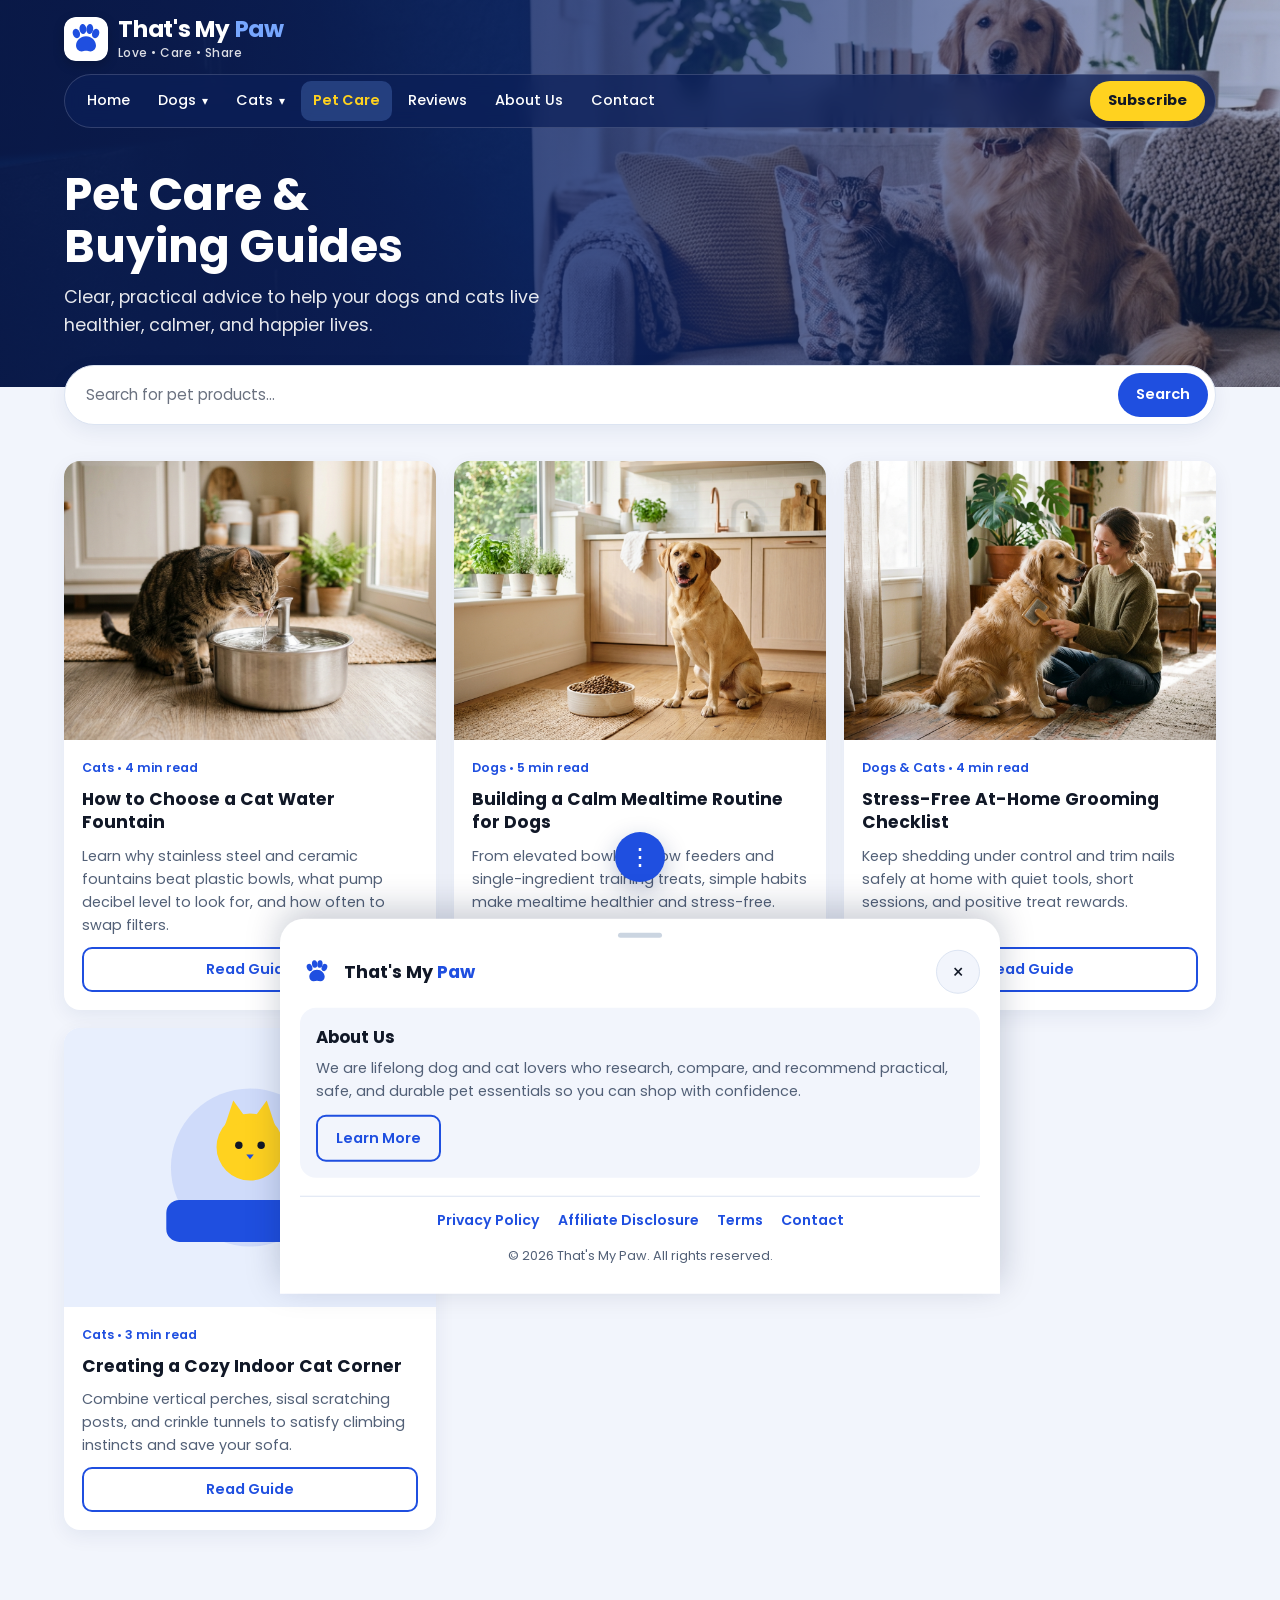
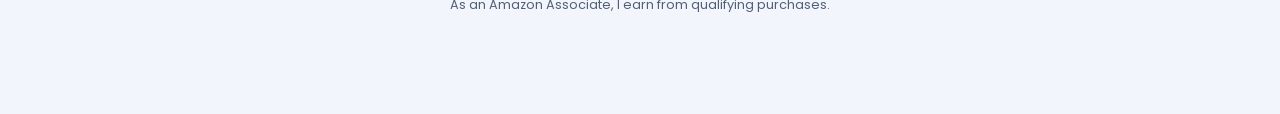
<file: pet-care.html>
<!DOCTYPE html>
<html lang="en">
<head>
  <meta charset="UTF-8" />
  <meta name="viewport" content="width=device-width, initial-scale=1.0" />
  <title>Pet Care Guides &amp; Buying Tips — That's My Paw</title>
  <meta name="description" content="Practical care guides for dog and cat owners: choosing a cat water fountain, feeding routines, grooming, and indoor enrichment." />

  <link rel="preconnect" href="https://fonts.googleapis.com" />
  <link rel="preconnect" href="https://fonts.gstatic.com" crossorigin />
  <link href="https://fonts.googleapis.com/css2?family=Poppins:wght@400;500;600;700&display=swap" rel="stylesheet" />
  <link rel="stylesheet" href="css/style.css" />
</head>
<body data-page="pet-care">

  <header class="hero-banner hero-banner--compact">
    <div class="container">
      <div class="site-header">
        <a href="index.html" class="brand-link">
          <img src="images/logo.svg" alt="That's My Paw logo" class="brand-logo" width="44" height="44" />
          <span class="brand-text">
            <span class="brand-name">That's My <span class="brand-accent">Paw</span></span>
            <span class="brand-tagline">Love &bull; Care &bull; Share</span>
          </span>
        </a>
        <button type="button" id="menu-toggle" class="menu-toggle" aria-label="Open navigation menu" aria-expanded="false" aria-controls="main-nav">&#9776;</button>
      </div>

      <nav id="main-nav" class="main-nav" aria-label="Main navigation">
        <ul class="nav-list">
          <li class="nav-item"><a href="index.html" class="nav-link" data-nav-page="home">Home</a></li>
          <li class="nav-item nav-item-dropdown">
            <button type="button" class="dropdown-trigger" data-nav-page="dogs" aria-expanded="false">
              <span>Dogs</span><span class="dropdown-arrow" aria-hidden="true">&#9662;</span>
            </button>
            <ul class="dropdown-menu">
              <li><a href="dogs.html#food-treats">Food &amp; Treats</a></li>
              <li><a href="dogs.html#fountains-bowls">Water Fountains &amp; Bowls</a></li>
              <li><a href="dogs.html#beds-furniture">Beds &amp; Furniture</a></li>
              <li><a href="dogs.html#toys">Toys</a></li>
              <li><a href="dogs.html#grooming">Grooming</a></li>
              <li><a href="dogs.html#collars-leashes">Collars &amp; Leashes</a></li>
              <li><a href="dogs.html#travel-carriers">Travel &amp; Carriers</a></li>
            </ul>
          </li>
          <li class="nav-item nav-item-dropdown">
            <button type="button" class="dropdown-trigger" data-nav-page="cats" aria-expanded="false">
              <span>Cats</span><span class="dropdown-arrow" aria-hidden="true">&#9662;</span>
            </button>
            <ul class="dropdown-menu">
              <li><a href="cats.html#food-treats">Food &amp; Treats</a></li>
              <li><a href="cats.html#fountains-bowls">Water Fountains &amp; Bowls</a></li>
              <li><a href="cats.html#beds-furniture">Beds &amp; Furniture</a></li>
              <li><a href="cats.html#toys">Toys</a></li>
              <li><a href="cats.html#grooming">Grooming</a></li>
              <li><a href="cats.html#cat-trees">Cat Trees</a></li>
              <li><a href="cats.html#travel-carriers">Travel &amp; Carriers</a></li>
            </ul>
          </li>
          <li class="nav-item"><a href="pet-care.html" class="nav-link" data-nav-page="pet-care">Pet Care</a></li>
          <li class="nav-item"><a href="reviews.html" class="nav-link" data-nav-page="reviews">Reviews</a></li>
          <li class="nav-item"><a href="about.html" class="nav-link" data-nav-page="about">About Us</a></li>
          <li class="nav-item"><a href="contact.html" class="nav-link" data-nav-page="contact">Contact</a></li>
          <li class="nav-item nav-subscribe-item"><a href="index.html#subscribe" class="btn-nav-subscribe">Subscribe</a></li>
        </ul>
      </nav>

      <div class="hero-content">
        <h1 class="hero-title">Pet Care &amp; Buying Guides</h1>
        <p class="hero-subtitle">Clear, practical advice to help your dogs and cats live healthier, calmer, and happier lives.</p>
      </div>
    </div>
  </header>

  <section class="search-section" aria-label="Product Search">
    <div class="container">
      <form id="search-form" class="search-form" role="search">
        <label for="search-input" class="sr-only">Search for pet products</label>
        <input type="search" id="search-input" class="search-input" placeholder="Search for pet products..." autocomplete="off" />
        <button type="submit" class="search-btn">Search</button>
      </form>
    </div>
  </section>

  <main>
    <section class="page-section">
      <div class="container">
        <div class="guides-grid">

          <article class="guide-card">
            <div class="guide-thumb">
              <img src="images/thumbnails/guide-cat-fountain.jpg" alt="Tabby cat drinking from a stainless steel water fountain" loading="lazy" />
            </div>
            <div class="guide-body">
              <span class="guide-meta">Cats &bull; 4 min read</span>
              <h2 class="guide-title">How to Choose a Cat Water Fountain</h2>
              <p class="guide-excerpt">
                Learn why stainless steel and ceramic fountains beat plastic bowls, what pump decibel level to look for, and how often to swap filters.
              </p>
              <button
                type="button"
                class="btn-outline"
                data-guide-title="How to Choose a Cat Water Fountain"
                data-guide-content="Cats naturally prefer moving water because their instincts tell them flowing streams are fresher than stagnant puddles. When shopping for a fountain, prioritize 304 stainless steel or glazed ceramic—both resist scratches where bacteria hide. Aim for a pump rated under 35 dB for quiet bedrooms, choose a reservoir holding at least 2 liters for multi-cat homes, and rinse the pump impeller weekly while replacing carbon filters once a month."
              >
                Read Guide
              </button>
            </div>
          </article>

          <article class="guide-card">
            <div class="guide-thumb">
              <img src="images/thumbnails/guide-dog-nutrition.jpg" alt="Labrador dog sitting beside a ceramic food bowl" loading="lazy" />
            </div>
            <div class="guide-body">
              <span class="guide-meta">Dogs &bull; 5 min read</span>
              <h2 class="guide-title">Building a Calm Mealtime Routine for Dogs</h2>
              <p class="guide-excerpt">
                From elevated bowls to slow feeders and single-ingredient training treats, simple habits make mealtime healthier and stress-free.
              </p>
              <button
                type="button"
                class="btn-outline"
                data-guide-title="Building a Calm Mealtime Routine for Dogs"
                data-guide-content="Consistent meal schedules support digestion and reduce begging. Measure portions based on your dog's ideal adult weight, keep fresh water next to the feeding station, and consider a slow-feeder or puzzle mat if your pup finishes kibble in under two minutes. Reserve freeze-dried single-ingredient treats for training rewards so daily calories stay balanced."
              >
                Read Guide
              </button>
            </div>
          </article>

          <article class="guide-card">
            <div class="guide-thumb">
              <img src="images/thumbnails/guide-pet-grooming.jpg" alt="Owner brushing a golden retriever dog coat at home" loading="lazy" />
            </div>
            <div class="guide-body">
              <span class="guide-meta">Dogs &amp; Cats &bull; 4 min read</span>
              <h2 class="guide-title">Stress-Free At-Home Grooming Checklist</h2>
              <p class="guide-excerpt">
                Keep shedding under control and trim nails safely at home with quiet tools, short sessions, and positive treat rewards.
              </p>
              <button
                type="button"
                class="btn-outline"
                data-guide-title="Stress-Free At-Home Grooming Checklist"
                data-guide-content="Short 5-minute grooming sessions twice a week work far better than one long battle once a month. Start by brushing with the direction of coat growth using a rounded-pin slicker or deshedding tool. Introduce a quiet cordless nail grinder gradually—let your pet sniff it while powered off, reward calmly, and trim just the clear tip of one or two nails at a time."
              >
                Read Guide
              </button>
            </div>
          </article>

          <article class="guide-card">
            <div class="guide-thumb">
              <img src="images/thumbnails/guide-cat-play.svg" alt="Indoor cat play and enrichment guide illustration" loading="lazy" />
            </div>
            <div class="guide-body">
              <span class="guide-meta">Cats &bull; 3 min read</span>
              <h2 class="guide-title">Creating a Cozy Indoor Cat Corner</h2>
              <p class="guide-excerpt">
                Combine vertical perches, sisal scratching posts, and crinkle tunnels to satisfy climbing instincts and save your sofa.
              </p>
              <button
                type="button"
                class="btn-outline"
                data-guide-title="Creating a Cozy Indoor Cat Corner"
                data-guide-content="Indoor cats thrive when they have vertical territory near a sunny window. Place a sturdy multi-level cat tree away from noisy appliances, add a collapsible crinkle tunnel for afternoon zoomies, and rotate interactive wand toys every few days so playtime always feels fresh."
              >
                Read Guide
              </button>
            </div>
          </article>

        </div>
      </div>
    </section>
  </main>

  <!-- Guide Reader Modal -->
  <div id="guide-modal" class="guide-modal" aria-hidden="true" role="dialog" aria-labelledby="guide-modal-title">
    <div class="guide-modal-card">
      <div class="sheet-top">
        <h2 id="guide-modal-title" style="margin: 0; font-size: 1.25rem;">Guide</h2>
        <button type="button" id="guide-modal-close" class="sheet-close" aria-label="Close guide">&times;</button>
      </div>
      <p id="guide-modal-body" style="color: var(--color-text-muted); margin: 0 0 18px;"></p>
      <a href="reviews.html" class="btn-yellow">Browse Recommended Gear</a>
    </div>
  </div>

  <p class="disclosure-strip">As an Amazon Associate, I earn from qualifying purchases.</p>

  <button type="button" id="more-panel-btn" class="fab-more" aria-label="Open About Us and site links" aria-expanded="false" aria-controls="bottom-sheet">&#8942;</button>
  <div id="sheet-overlay" class="sheet-overlay"></div>
  <aside id="bottom-sheet" class="bottom-sheet" aria-hidden="true" aria-label="About Us and Footer Links">
    <div class="sheet-handle" aria-hidden="true"></div>
    <div class="sheet-top">
      <div class="sheet-brand">
        <img src="images/logo.svg" alt="" width="34" height="34" />
        <span>That's My <span class="sheet-brand-accent">Paw</span></span>
      </div>
      <button type="button" id="sheet-close-btn" class="sheet-close" aria-label="Close panel">&times;</button>
    </div>
    <div class="sheet-about">
      <h2>About Us</h2>
      <p>We are lifelong dog and cat lovers who research, compare, and recommend practical, safe, and durable pet essentials so you can shop with confidence.</p>
      <a href="about.html" class="btn-outline">Learn More</a>
    </div>
    <nav class="sheet-links" aria-label="Footer navigation">
      <a href="privacy-policy.html">Privacy Policy</a>
      <a href="affiliate-disclosure.html">Affiliate Disclosure</a>
      <a href="terms.html">Terms</a>
      <a href="contact.html">Contact</a>
    </nav>
    <p class="sheet-copyright">&copy; 2026 That's My Paw. All rights reserved.</p>
  </aside>

  <script src="js/products.js"></script>
  <script src="js/script.js"></script>
</body>
</html>
</file>
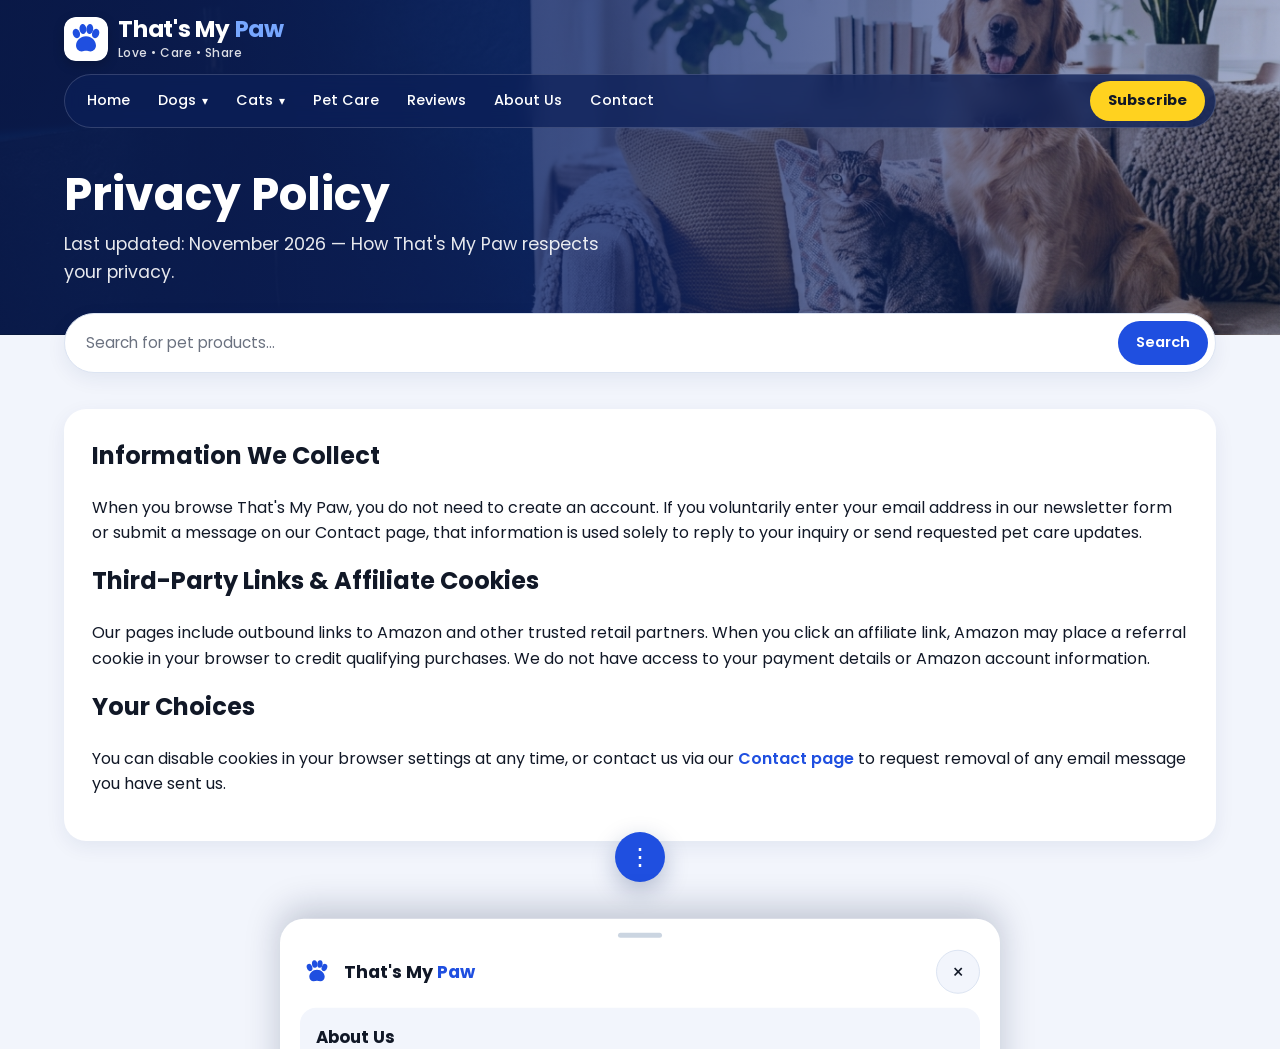
<file: privacy-policy.html>
<!DOCTYPE html>
<html lang="en">
<head>
  <meta charset="UTF-8" />
  <meta name="viewport" content="width=device-width, initial-scale=1.0" />
  <title>Privacy Policy — That's My Paw</title>
  <meta name="description" content="Read the Privacy Policy for That's My Paw to understand how we handle newsletter emails, contact messages, and affiliate cookies." />

  <link rel="preconnect" href="https://fonts.googleapis.com" />
  <link rel="preconnect" href="https://fonts.gstatic.com" crossorigin />
  <link href="https://fonts.googleapis.com/css2?family=Poppins:wght@400;500;600;700&display=swap" rel="stylesheet" />
  <link rel="stylesheet" href="css/style.css" />
</head>
<body data-page="privacy">

  <header class="hero-banner hero-banner--compact">
    <div class="container">
      <div class="site-header">
        <a href="index.html" class="brand-link">
          <img src="images/logo.svg" alt="That's My Paw logo" class="brand-logo" width="44" height="44" />
          <span class="brand-text">
            <span class="brand-name">That's My <span class="brand-accent">Paw</span></span>
            <span class="brand-tagline">Love &bull; Care &bull; Share</span>
          </span>
        </a>
        <button type="button" id="menu-toggle" class="menu-toggle" aria-label="Open navigation menu" aria-expanded="false" aria-controls="main-nav">&#9776;</button>
      </div>

      <nav id="main-nav" class="main-nav" aria-label="Main navigation">
        <ul class="nav-list">
          <li class="nav-item"><a href="index.html" class="nav-link" data-nav-page="home">Home</a></li>
          <li class="nav-item nav-item-dropdown">
            <button type="button" class="dropdown-trigger" data-nav-page="dogs" aria-expanded="false">
              <span>Dogs</span><span class="dropdown-arrow" aria-hidden="true">&#9662;</span>
            </button>
            <ul class="dropdown-menu">
              <li><a href="dogs.html#food-treats">Food &amp; Treats</a></li>
              <li><a href="dogs.html#fountains-bowls">Water Fountains &amp; Bowls</a></li>
              <li><a href="dogs.html#beds-furniture">Beds &amp; Furniture</a></li>
              <li><a href="dogs.html#toys">Toys</a></li>
              <li><a href="dogs.html#grooming">Grooming</a></li>
              <li><a href="dogs.html#collars-leashes">Collars &amp; Leashes</a></li>
              <li><a href="dogs.html#travel-carriers">Travel &amp; Carriers</a></li>
            </ul>
          </li>
          <li class="nav-item nav-item-dropdown">
            <button type="button" class="dropdown-trigger" data-nav-page="cats" aria-expanded="false">
              <span>Cats</span><span class="dropdown-arrow" aria-hidden="true">&#9662;</span>
            </button>
            <ul class="dropdown-menu">
              <li><a href="cats.html#food-treats">Food &amp; Treats</a></li>
              <li><a href="cats.html#fountains-bowls">Water Fountains &amp; Bowls</a></li>
              <li><a href="cats.html#beds-furniture">Beds &amp; Furniture</a></li>
              <li><a href="cats.html#toys">Toys</a></li>
              <li><a href="cats.html#grooming">Grooming</a></li>
              <li><a href="cats.html#cat-trees">Cat Trees</a></li>
              <li><a href="cats.html#travel-carriers">Travel &amp; Carriers</a></li>
            </ul>
          </li>
          <li class="nav-item"><a href="pet-care.html" class="nav-link" data-nav-page="pet-care">Pet Care</a></li>
          <li class="nav-item"><a href="reviews.html" class="nav-link" data-nav-page="reviews">Reviews</a></li>
          <li class="nav-item"><a href="about.html" class="nav-link" data-nav-page="about">About Us</a></li>
          <li class="nav-item"><a href="contact.html" class="nav-link" data-nav-page="contact">Contact</a></li>
          <li class="nav-item nav-subscribe-item"><a href="index.html#subscribe" class="btn-nav-subscribe">Subscribe</a></li>
        </ul>
      </nav>

      <div class="hero-content">
        <h1 class="hero-title">Privacy Policy</h1>
        <p class="hero-subtitle">Last updated: November 2026 &mdash; How That's My Paw respects your privacy.</p>
      </div>
    </div>
  </header>

  <section class="search-section" aria-label="Product Search">
    <div class="container">
      <form id="search-form" class="search-form" role="search">
        <label for="search-input" class="sr-only">Search for pet products</label>
        <input type="search" id="search-input" class="search-input" placeholder="Search for pet products..." autocomplete="off" />
        <button type="submit" class="search-btn">Search</button>
      </form>
    </div>
  </section>

  <main>
    <section class="page-section">
      <div class="container">
        <article class="content-card">
          <h2>Information We Collect</h2>
          <p>
            When you browse That's My Paw, you do not need to create an account. If you voluntarily enter your email address in our newsletter form or submit a message on our Contact page, that information is used solely to reply to your inquiry or send requested pet care updates.
          </p>

          <h2>Third-Party Links &amp; Affiliate Cookies</h2>
          <p>
            Our pages include outbound links to Amazon and other trusted retail partners. When you click an affiliate link, Amazon may place a referral cookie in your browser to credit qualifying purchases. We do not have access to your payment details or Amazon account information.
          </p>

          <h2>Your Choices</h2>
          <p>
            You can disable cookies in your browser settings at any time, or contact us via our <a href="contact.html" style="color: var(--color-primary); font-weight: 600;">Contact page</a> to request removal of any email message you have sent us.
          </p>
        </article>
      </div>
    </section>
  </main>

  <p class="disclosure-strip">As an Amazon Associate, I earn from qualifying purchases.</p>

  <button type="button" id="more-panel-btn" class="fab-more" aria-label="Open About Us and site links" aria-expanded="false" aria-controls="bottom-sheet">&#8942;</button>
  <div id="sheet-overlay" class="sheet-overlay"></div>
  <aside id="bottom-sheet" class="bottom-sheet" aria-hidden="true" aria-label="About Us and Footer Links">
    <div class="sheet-handle" aria-hidden="true"></div>
    <div class="sheet-top">
      <div class="sheet-brand">
        <img src="images/logo.svg" alt="" width="34" height="34" />
        <span>That's My <span class="sheet-brand-accent">Paw</span></span>
      </div>
      <button type="button" id="sheet-close-btn" class="sheet-close" aria-label="Close panel">&times;</button>
    </div>
    <div class="sheet-about">
      <h2>About Us</h2>
      <p>We are lifelong dog and cat lovers who research, compare, and recommend practical, safe, and durable pet essentials so you can shop with confidence.</p>
      <a href="about.html" class="btn-outline">Learn More</a>
    </div>
    <nav class="sheet-links" aria-label="Footer navigation">
      <a href="privacy-policy.html">Privacy Policy</a>
      <a href="affiliate-disclosure.html">Affiliate Disclosure</a>
      <a href="terms.html">Terms</a>
      <a href="contact.html">Contact</a>
    </nav>
    <p class="sheet-copyright">&copy; 2026 That's My Paw. All rights reserved.</p>
  </aside>

  <script src="js/products.js"></script>
  <script src="js/script.js"></script>
</body>
</html>
</file>
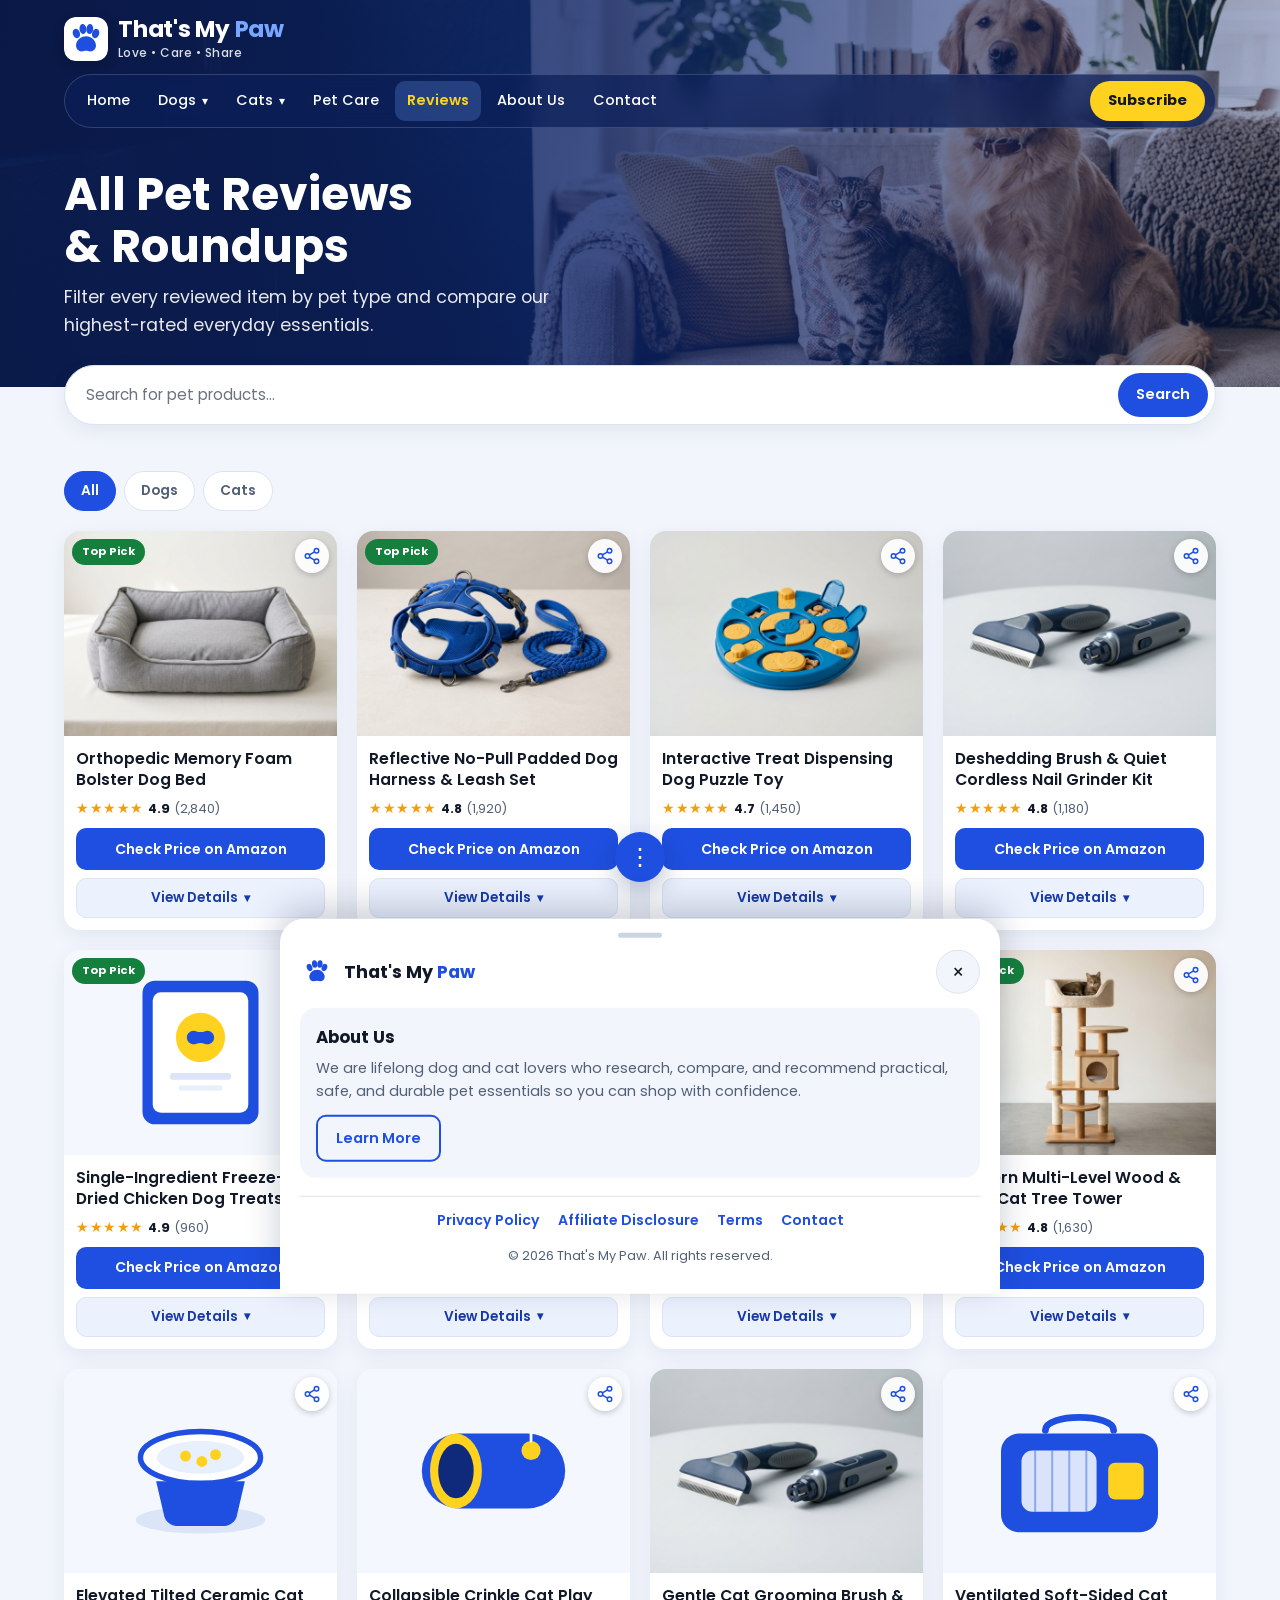
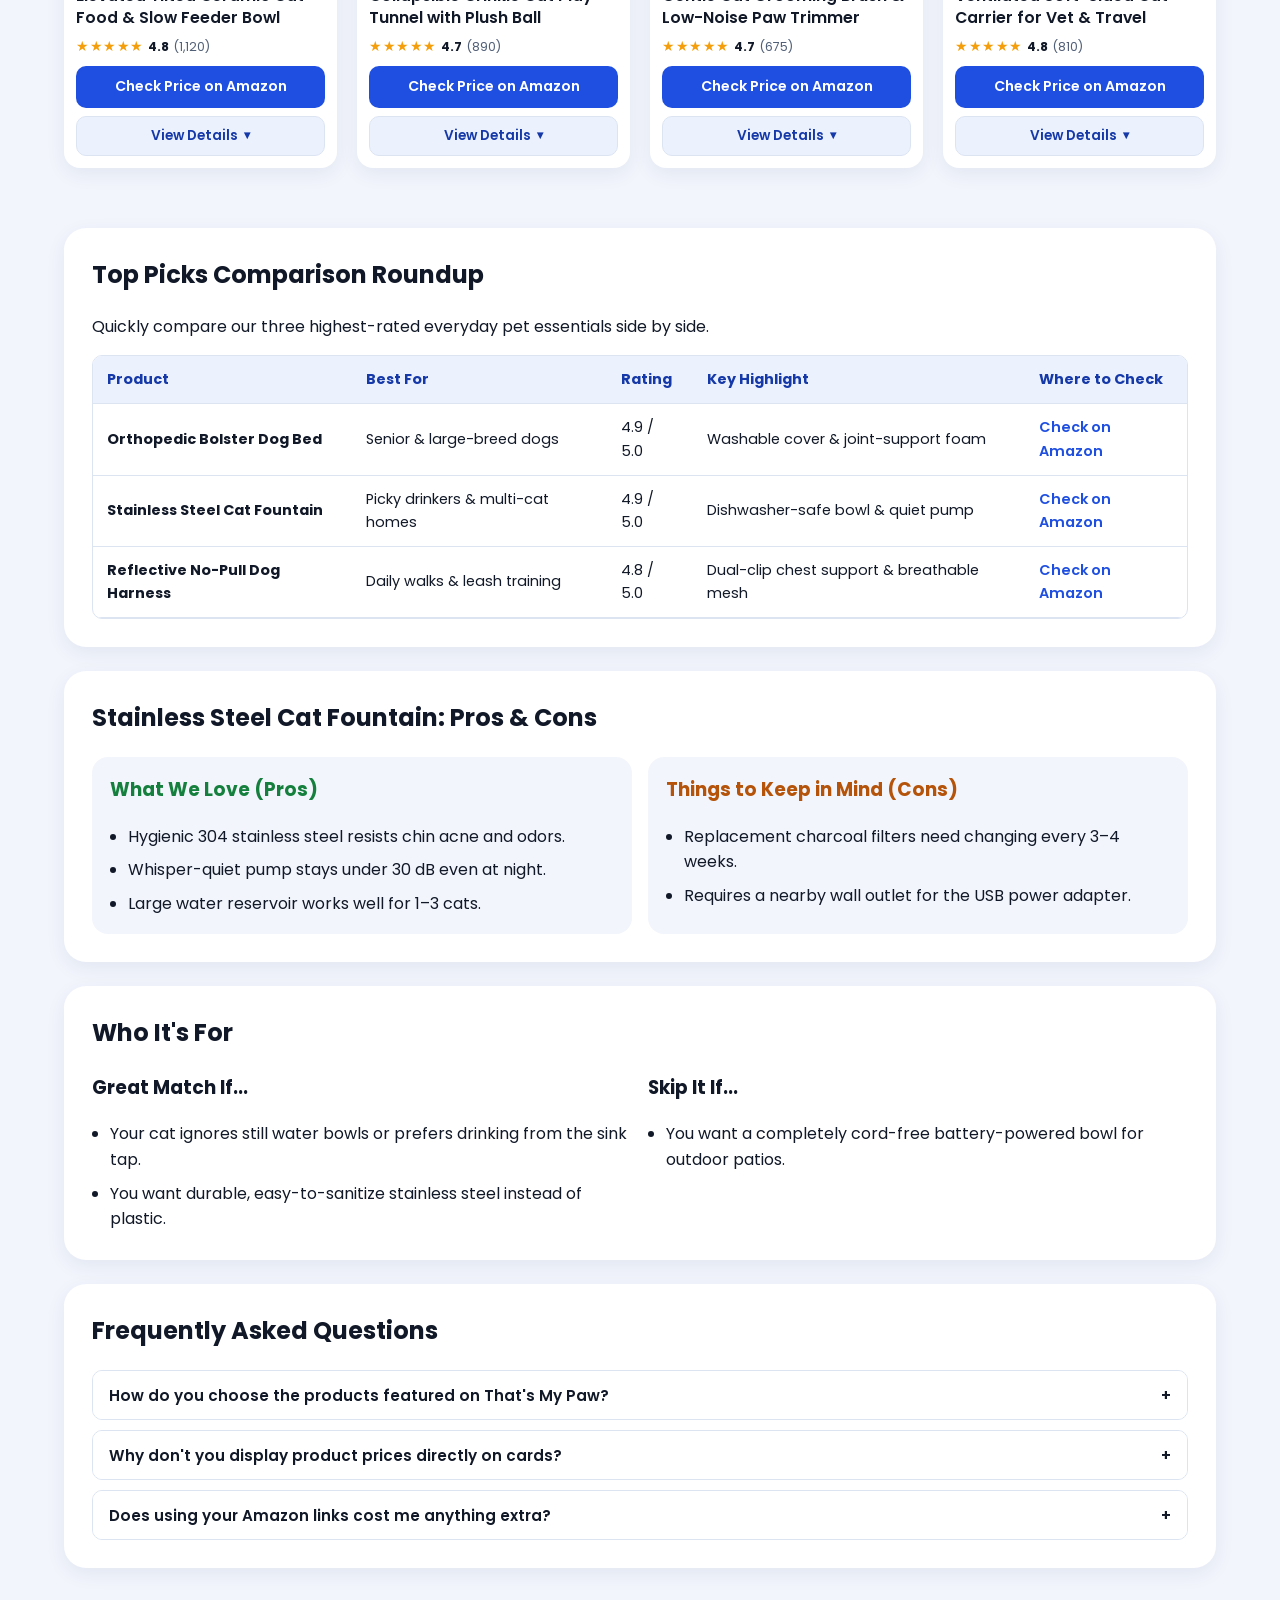
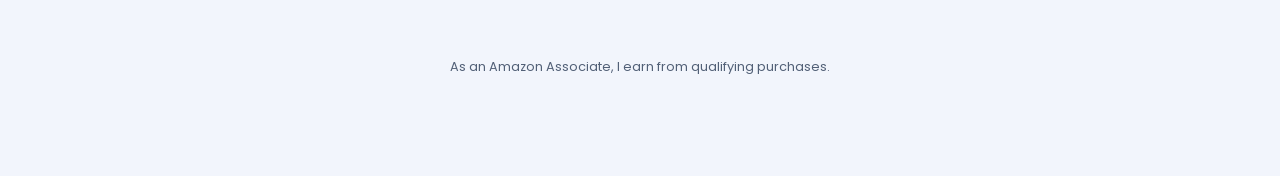
<file: reviews.html>
<!DOCTYPE html>
<html lang="en">
<head>
  <meta charset="UTF-8" />
  <meta name="viewport" content="width=device-width, initial-scale=1.0" />
  <title>Pet Product Reviews &amp; Comparisons — That's My Paw</title>
  <meta name="description" content="Compare top dog and cat products side by side with pros, cons, buyer recommendations, and FAQs." />

  <link rel="preconnect" href="https://fonts.googleapis.com" />
  <link rel="preconnect" href="https://fonts.gstatic.com" crossorigin />
  <link href="https://fonts.googleapis.com/css2?family=Poppins:wght@400;500;600;700&display=swap" rel="stylesheet" />
  <link rel="stylesheet" href="css/style.css" />
</head>
<body data-page="reviews">

  <header class="hero-banner hero-banner--compact">
    <div class="container">
      <div class="site-header">
        <a href="index.html" class="brand-link">
          <img src="images/logo.svg" alt="That's My Paw logo" class="brand-logo" width="44" height="44" />
          <span class="brand-text">
            <span class="brand-name">That's My <span class="brand-accent">Paw</span></span>
            <span class="brand-tagline">Love &bull; Care &bull; Share</span>
          </span>
        </a>
        <button type="button" id="menu-toggle" class="menu-toggle" aria-label="Open navigation menu" aria-expanded="false" aria-controls="main-nav">&#9776;</button>
      </div>

      <nav id="main-nav" class="main-nav" aria-label="Main navigation">
        <ul class="nav-list">
          <li class="nav-item"><a href="index.html" class="nav-link" data-nav-page="home">Home</a></li>
          <li class="nav-item nav-item-dropdown">
            <button type="button" class="dropdown-trigger" data-nav-page="dogs" aria-expanded="false">
              <span>Dogs</span><span class="dropdown-arrow" aria-hidden="true">&#9662;</span>
            </button>
            <ul class="dropdown-menu">
              <li><a href="dogs.html#food-treats">Food &amp; Treats</a></li>
              <li><a href="dogs.html#fountains-bowls">Water Fountains &amp; Bowls</a></li>
              <li><a href="dogs.html#beds-furniture">Beds &amp; Furniture</a></li>
              <li><a href="dogs.html#toys">Toys</a></li>
              <li><a href="dogs.html#grooming">Grooming</a></li>
              <li><a href="dogs.html#collars-leashes">Collars &amp; Leashes</a></li>
              <li><a href="dogs.html#travel-carriers">Travel &amp; Carriers</a></li>
            </ul>
          </li>
          <li class="nav-item nav-item-dropdown">
            <button type="button" class="dropdown-trigger" data-nav-page="cats" aria-expanded="false">
              <span>Cats</span><span class="dropdown-arrow" aria-hidden="true">&#9662;</span>
            </button>
            <ul class="dropdown-menu">
              <li><a href="cats.html#food-treats">Food &amp; Treats</a></li>
              <li><a href="cats.html#fountains-bowls">Water Fountains &amp; Bowls</a></li>
              <li><a href="cats.html#beds-furniture">Beds &amp; Furniture</a></li>
              <li><a href="cats.html#toys">Toys</a></li>
              <li><a href="cats.html#grooming">Grooming</a></li>
              <li><a href="cats.html#cat-trees">Cat Trees</a></li>
              <li><a href="cats.html#travel-carriers">Travel &amp; Carriers</a></li>
            </ul>
          </li>
          <li class="nav-item"><a href="pet-care.html" class="nav-link" data-nav-page="pet-care">Pet Care</a></li>
          <li class="nav-item"><a href="reviews.html" class="nav-link" data-nav-page="reviews">Reviews</a></li>
          <li class="nav-item"><a href="about.html" class="nav-link" data-nav-page="about">About Us</a></li>
          <li class="nav-item"><a href="contact.html" class="nav-link" data-nav-page="contact">Contact</a></li>
          <li class="nav-item nav-subscribe-item"><a href="index.html#subscribe" class="btn-nav-subscribe">Subscribe</a></li>
        </ul>
      </nav>

      <div class="hero-content">
        <h1 class="hero-title">All Pet Reviews &amp; Roundups</h1>
        <p class="hero-subtitle">Filter every reviewed item by pet type and compare our highest-rated everyday essentials.</p>
      </div>
    </div>
  </header>

  <section class="search-section" aria-label="Product Search">
    <div class="container">
      <form id="search-form" class="search-form" role="search">
        <label for="search-input" class="sr-only">Search for pet products</label>
        <input type="search" id="search-input" class="search-input" placeholder="Search for pet products..." autocomplete="off" />
        <button type="submit" class="search-btn">Search</button>
      </form>
      <div id="search-status" class="search-status" aria-live="polite"></div>
    </div>
  </section>

  <main>
    <section class="page-section">
      <div class="container">
        <div class="filter-bar" aria-label="Filter reviews by pet">
          <button type="button" class="filter-btn is-active" data-filter="all">All</button>
          <button type="button" class="filter-btn" data-filter="dogs">Dogs</button>
          <button type="button" class="filter-btn" data-filter="cats">Cats</button>
        </div>

        <div id="product-grid" class="product-grid"></div>
      </div>
    </section>

    <!-- SAMPLE ROUNDUP LAYOUT: Comparison Table + Pros/Cons + Who It's For + FAQ -->
    <section class="page-section">
      <div class="container">

        <article class="content-card">
          <h2>Top Picks Comparison Roundup</h2>
          <p>Quickly compare our three highest-rated everyday pet essentials side by side.</p>

          <div class="table-scroll">
            <table class="comparison-table">
              <thead>
                <tr>
                  <th>Product</th>
                  <th>Best For</th>
                  <th>Rating</th>
                  <th>Key Highlight</th>
                  <th>Where to Check</th>
                </tr>
              </thead>
              <tbody>
                <tr>
                  <td><strong>Orthopedic Bolster Dog Bed</strong></td>
                  <td>Senior &amp; large-breed dogs</td>
                  <td>4.9 / 5.0</td>
                  <td>Washable cover &amp; joint-support foam</td>
                  <td><a href="#" target="_blank" rel="nofollow sponsored noopener" style="color: var(--color-primary); font-weight: 600;">Check on Amazon</a></td>
                </tr>
                <tr>
                  <td><strong>Stainless Steel Cat Fountain</strong></td>
                  <td>Picky drinkers &amp; multi-cat homes</td>
                  <td>4.9 / 5.0</td>
                  <td>Dishwasher-safe bowl &amp; quiet pump</td>
                  <td><a href="#" target="_blank" rel="nofollow sponsored noopener" style="color: var(--color-primary); font-weight: 600;">Check on Amazon</a></td>
                </tr>
                <tr>
                  <td><strong>Reflective No-Pull Dog Harness</strong></td>
                  <td>Daily walks &amp; leash training</td>
                  <td>4.8 / 5.0</td>
                  <td>Dual-clip chest support &amp; breathable mesh</td>
                  <td><a href="#" target="_blank" rel="nofollow sponsored noopener" style="color: var(--color-primary); font-weight: 600;">Check on Amazon</a></td>
                </tr>
              </tbody>
            </table>
          </div>
        </article>

        <article class="content-card">
          <h2>Stainless Steel Cat Fountain: Pros &amp; Cons</h2>
          <div class="two-col-grid">
            <div class="pros-box">
              <h3>What We Love (Pros)</h3>
              <ul class="clean-list">
                <li>Hygienic 304 stainless steel resists chin acne and odors.</li>
                <li>Whisper-quiet pump stays under 30 dB even at night.</li>
                <li>Large water reservoir works well for 1–3 cats.</li>
              </ul>
            </div>
            <div class="cons-box">
              <h3>Things to Keep in Mind (Cons)</h3>
              <ul class="clean-list">
                <li>Replacement charcoal filters need changing every 3–4 weeks.</li>
                <li>Requires a nearby wall outlet for the USB power adapter.</li>
              </ul>
            </div>
          </div>
        </article>

        <article class="content-card">
          <h2>Who It's For</h2>
          <div class="two-col-grid">
            <div>
              <h3>Great Match If...</h3>
              <ul class="clean-list">
                <li>Your cat ignores still water bowls or prefers drinking from the sink tap.</li>
                <li>You want durable, easy-to-sanitize stainless steel instead of plastic.</li>
              </ul>
            </div>
            <div>
              <h3>Skip It If...</h3>
              <ul class="clean-list">
                <li>You want a completely cord-free battery-powered bowl for outdoor patios.</li>
              </ul>
            </div>
          </div>
        </article>

        <article class="content-card">
          <h2>Frequently Asked Questions</h2>
          <div class="faq-list">
            <div class="faq-item">
              <button type="button" class="faq-question" aria-expanded="false">
                <span>How do you choose the products featured on That's My Paw?</span>
                <span aria-hidden="true">+</span>
              </button>
              <div class="faq-answer">
                We evaluate material safety, long-term durability, ease of cleaning, and verified feedback from everyday US &amp; UK pet owners before adding an item to our list.
              </div>
            </div>
            <div class="faq-item">
              <button type="button" class="faq-question" aria-expanded="false">
                <span>Why don't you display product prices directly on cards?</span>
                <span aria-hidden="true">+</span>
              </button>
              <div class="faq-answer">
                Amazon prices and stock change frequently. Clicking "Check Price on Amazon" always shows you the live, accurate price in your region.
              </div>
            </div>
            <div class="faq-item">
              <button type="button" class="faq-question" aria-expanded="false">
                <span>Does using your Amazon links cost me anything extra?</span>
                <span aria-hidden="true">+</span>
              </button>
              <div class="faq-answer">
                Never! You pay the exact same price on Amazon, and a small commission helps keep our independent pet guides free.
              </div>
            </div>
          </div>
        </article>

      </div>
    </section>
  </main>

  <p class="disclosure-strip">As an Amazon Associate, I earn from qualifying purchases.</p>

  <button type="button" id="more-panel-btn" class="fab-more" aria-label="Open About Us and site links" aria-expanded="false" aria-controls="bottom-sheet">&#8942;</button>
  <div id="sheet-overlay" class="sheet-overlay"></div>
  <aside id="bottom-sheet" class="bottom-sheet" aria-hidden="true" aria-label="About Us and Footer Links">
    <div class="sheet-handle" aria-hidden="true"></div>
    <div class="sheet-top">
      <div class="sheet-brand">
        <img src="images/logo.svg" alt="" width="34" height="34" />
        <span>That's My <span class="sheet-brand-accent">Paw</span></span>
      </div>
      <button type="button" id="sheet-close-btn" class="sheet-close" aria-label="Close panel">&times;</button>
    </div>
    <div class="sheet-about">
      <h2>About Us</h2>
      <p>We are lifelong dog and cat lovers who research, compare, and recommend practical, safe, and durable pet essentials so you can shop with confidence.</p>
      <a href="about.html" class="btn-outline">Learn More</a>
    </div>
    <nav class="sheet-links" aria-label="Footer navigation">
      <a href="privacy-policy.html">Privacy Policy</a>
      <a href="affiliate-disclosure.html">Affiliate Disclosure</a>
      <a href="terms.html">Terms</a>
      <a href="contact.html">Contact</a>
    </nav>
    <p class="sheet-copyright">&copy; 2026 That's My Paw. All rights reserved.</p>
  </aside>

  <script src="js/products.js"></script>
  <script src="js/script.js"></script>
</body>
</html>
</file>
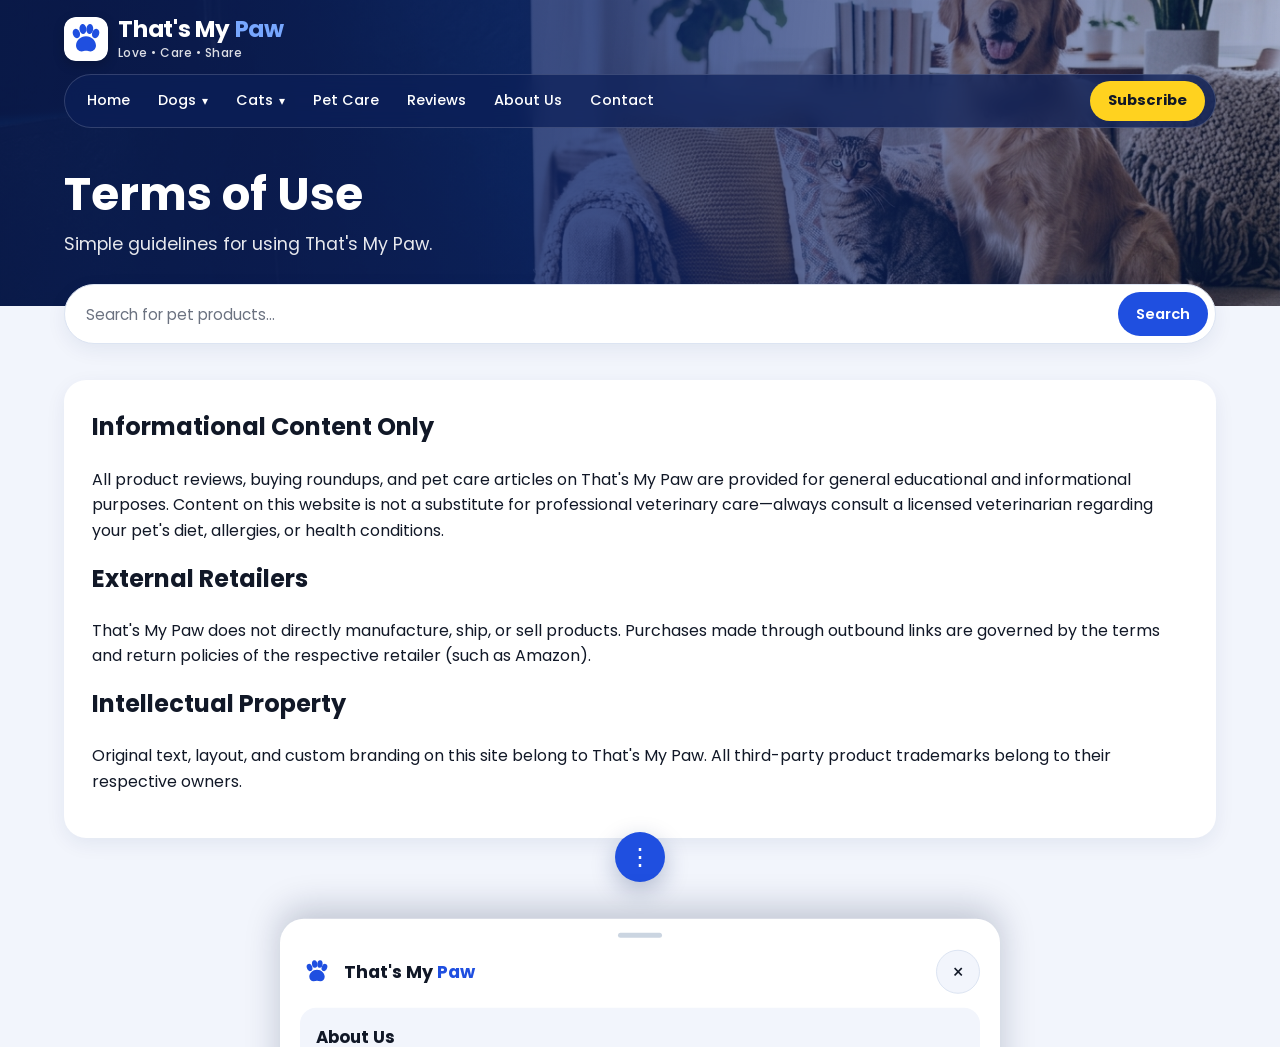
<file: terms.html>
<!DOCTYPE html>
<html lang="en">
<head>
  <meta charset="UTF-8" />
  <meta name="viewport" content="width=device-width, initial-scale=1.0" />
  <title>Terms of Use — That's My Paw</title>
  <meta name="description" content="Terms of Use and general pet information disclaimer for That's My Paw." />

  <link rel="preconnect" href="https://fonts.googleapis.com" />
  <link rel="preconnect" href="https://fonts.gstatic.com" crossorigin />
  <link href="https://fonts.googleapis.com/css2?family=Poppins:wght@400;500;600;700&display=swap" rel="stylesheet" />
  <link rel="stylesheet" href="css/style.css" />
</head>
<body data-page="terms">

  <header class="hero-banner hero-banner--compact">
    <div class="container">
      <div class="site-header">
        <a href="index.html" class="brand-link">
          <img src="images/logo.svg" alt="That's My Paw logo" class="brand-logo" width="44" height="44" />
          <span class="brand-text">
            <span class="brand-name">That's My <span class="brand-accent">Paw</span></span>
            <span class="brand-tagline">Love &bull; Care &bull; Share</span>
          </span>
        </a>
        <button type="button" id="menu-toggle" class="menu-toggle" aria-label="Open navigation menu" aria-expanded="false" aria-controls="main-nav">&#9776;</button>
      </div>

      <nav id="main-nav" class="main-nav" aria-label="Main navigation">
        <ul class="nav-list">
          <li class="nav-item"><a href="index.html" class="nav-link" data-nav-page="home">Home</a></li>
          <li class="nav-item nav-item-dropdown">
            <button type="button" class="dropdown-trigger" data-nav-page="dogs" aria-expanded="false">
              <span>Dogs</span><span class="dropdown-arrow" aria-hidden="true">&#9662;</span>
            </button>
            <ul class="dropdown-menu">
              <li><a href="dogs.html#food-treats">Food &amp; Treats</a></li>
              <li><a href="dogs.html#fountains-bowls">Water Fountains &amp; Bowls</a></li>
              <li><a href="dogs.html#beds-furniture">Beds &amp; Furniture</a></li>
              <li><a href="dogs.html#toys">Toys</a></li>
              <li><a href="dogs.html#grooming">Grooming</a></li>
              <li><a href="dogs.html#collars-leashes">Collars &amp; Leashes</a></li>
              <li><a href="dogs.html#travel-carriers">Travel &amp; Carriers</a></li>
            </ul>
          </li>
          <li class="nav-item nav-item-dropdown">
            <button type="button" class="dropdown-trigger" data-nav-page="cats" aria-expanded="false">
              <span>Cats</span><span class="dropdown-arrow" aria-hidden="true">&#9662;</span>
            </button>
            <ul class="dropdown-menu">
              <li><a href="cats.html#food-treats">Food &amp; Treats</a></li>
              <li><a href="cats.html#fountains-bowls">Water Fountains &amp; Bowls</a></li>
              <li><a href="cats.html#beds-furniture">Beds &amp; Furniture</a></li>
              <li><a href="cats.html#toys">Toys</a></li>
              <li><a href="cats.html#grooming">Grooming</a></li>
              <li><a href="cats.html#cat-trees">Cat Trees</a></li>
              <li><a href="cats.html#travel-carriers">Travel &amp; Carriers</a></li>
            </ul>
          </li>
          <li class="nav-item"><a href="pet-care.html" class="nav-link" data-nav-page="pet-care">Pet Care</a></li>
          <li class="nav-item"><a href="reviews.html" class="nav-link" data-nav-page="reviews">Reviews</a></li>
          <li class="nav-item"><a href="about.html" class="nav-link" data-nav-page="about">About Us</a></li>
          <li class="nav-item"><a href="contact.html" class="nav-link" data-nav-page="contact">Contact</a></li>
          <li class="nav-item nav-subscribe-item"><a href="index.html#subscribe" class="btn-nav-subscribe">Subscribe</a></li>
        </ul>
      </nav>

      <div class="hero-content">
        <h1 class="hero-title">Terms of Use</h1>
        <p class="hero-subtitle">Simple guidelines for using That's My Paw.</p>
      </div>
    </div>
  </header>

  <section class="search-section" aria-label="Product Search">
    <div class="container">
      <form id="search-form" class="search-form" role="search">
        <label for="search-input" class="sr-only">Search for pet products</label>
        <input type="search" id="search-input" class="search-input" placeholder="Search for pet products..." autocomplete="off" />
        <button type="submit" class="search-btn">Search</button>
      </form>
    </div>
  </section>

  <main>
    <section class="page-section">
      <div class="container">
        <article class="content-card">
          <h2>Informational Content Only</h2>
          <p>
            All product reviews, buying roundups, and pet care articles on That's My Paw are provided for general educational and informational purposes. Content on this website is not a substitute for professional veterinary care—always consult a licensed veterinarian regarding your pet's diet, allergies, or health conditions.
          </p>

          <h2>External Retailers</h2>
          <p>
            That's My Paw does not directly manufacture, ship, or sell products. Purchases made through outbound links are governed by the terms and return policies of the respective retailer (such as Amazon).
          </p>

          <h2>Intellectual Property</h2>
          <p>
            Original text, layout, and custom branding on this site belong to That's My Paw. All third-party product trademarks belong to their respective owners.
          </p>
        </article>
      </div>
    </section>
  </main>

  <p class="disclosure-strip">As an Amazon Associate, I earn from qualifying purchases.</p>

  <button type="button" id="more-panel-btn" class="fab-more" aria-label="Open About Us and site links" aria-expanded="false" aria-controls="bottom-sheet">&#8942;</button>
  <div id="sheet-overlay" class="sheet-overlay"></div>
  <aside id="bottom-sheet" class="bottom-sheet" aria-hidden="true" aria-label="About Us and Footer Links">
    <div class="sheet-handle" aria-hidden="true"></div>
    <div class="sheet-top">
      <div class="sheet-brand">
        <img src="images/logo.svg" alt="" width="34" height="34" />
        <span>That's My <span class="sheet-brand-accent">Paw</span></span>
      </div>
      <button type="button" id="sheet-close-btn" class="sheet-close" aria-label="Close panel">&times;</button>
    </div>
    <div class="sheet-about">
      <h2>About Us</h2>
      <p>We are lifelong dog and cat lovers who research, compare, and recommend practical, safe, and durable pet essentials so you can shop with confidence.</p>
      <a href="about.html" class="btn-outline">Learn More</a>
    </div>
    <nav class="sheet-links" aria-label="Footer navigation">
      <a href="privacy-policy.html">Privacy Policy</a>
      <a href="affiliate-disclosure.html">Affiliate Disclosure</a>
      <a href="terms.html">Terms</a>
      <a href="contact.html">Contact</a>
    </nav>
    <p class="sheet-copyright">&copy; 2026 That's My Paw. All rights reserved.</p>
  </aside>

  <script src="js/products.js"></script>
  <script src="js/script.js"></script>
</body>
</html>
</file>
<file: css/style.css>
/* ==========================================================================
   THAT'S MY PAW — MAIN STYLESHEET
   Mobile-first, fully responsive (320px to 1920px), zero frameworks needed.
   ========================================================================== */

/* --------------------------------------------------------------------------
   1. CHANGE COLORS, FONTS, RADIUS & BANNER IMAGE HERE
   Edit the values below to customize the look of the entire website at once.
   -------------------------------------------------------------------------- */
:root {
  /* Brand Colors */
  --color-primary: #1F4FE0;          /* Main brand blue */
  --color-primary-dark: #1539A8;     /* Darker blue for hover states */
  --color-primary-soft: #EBF1FD;     /* Soft tint for icons & active chips */
  --color-yellow: #FFD21F;           /* Bright yellow CTA button */
  --color-yellow-hover: #F2C000;     /* Yellow button hover */
  --color-green: #15803D;            /* "Top Pick" badge green */

  /* Neutral Colors */
  --color-bg: #F2F5FC;               /* Light blue-gray page background */
  --color-surface: #FFFFFF;          /* Card & panel white background */
  --color-text: #111827;             /* Main dark text */
  --color-text-muted: #526077;       /* Secondary gray-blue text */
  --color-border: #DCE4F2;           /* Soft card & input border */

  /* Typography */
  --font-main: 'Poppins', -apple-system, BlinkMacSystemFont, 'Segoe UI', Roboto, sans-serif;

  /* Border Radius */
  --radius-sm: 10px;
  --radius-md: 16px;
  --radius-lg: 22px;
  --radius-pill: 999px;

  /* Shadows */
  --shadow-card: 0 6px 20px rgba(17, 38, 96, 0.07);
  --shadow-card-hover: 0 12px 28px rgba(31, 79, 224, 0.14);
  --shadow-sheet: 0 -10px 35px rgba(10, 22, 58, 0.22);

  /* CHANGE BANNER IMAGE HERE (relative to css/style.css) */
  --hero-banner: url('../images/banner/hero-banner.jpg');
}

/* --------------------------------------------------------------------------
   2. RESET & BASE TYPOGRAPHY
   -------------------------------------------------------------------------- */
*,
*::before,
*::after {
  box-sizing: border-box;
}

html {
  scroll-behavior: smooth;
  -webkit-text-size-adjust: 100%;
  overflow-x: hidden;
}

body {
  margin: 0;
  font-family: var(--font-main);
  font-size: 16px;
  line-height: 1.6;
  color: var(--color-text);
  background-color: var(--color-bg);
  overflow-x: hidden;
}

img {
  display: block;
  max-width: 100%;
  height: auto;
}

a {
  color: inherit;
  text-decoration: none;
}

button,
input,
textarea {
  font-family: inherit;
}

:focus-visible {
  outline: 3px solid var(--color-yellow);
  outline-offset: 2px;
}

.container {
  width: 100%;
  max-width: 1200px;
  margin: 0 auto;
  padding: 0 16px;
}

.sr-only {
  position: absolute;
  width: 1px;
  height: 1px;
  padding: 0;
  margin: -1px;
  overflow: hidden;
  clip: rect(0, 0, 0, 0);
  border: 0;
}

/* --------------------------------------------------------------------------
   3. TOP HERO SECTION, HEADER ROW & NAVIGATION BAR
   -------------------------------------------------------------------------- */
.hero-banner {
  position: relative;
  background-color: #0E2363;
  background-image:
    linear-gradient(
      95deg,
      rgba(10, 26, 76, 0.92) 0%,
      rgba(15, 39, 110, 0.78) 48%,
      rgba(15, 39, 110, 0.36) 100%
    ),
    var(--hero-banner);
  background-size: cover;
  background-position: center;
  color: #FFFFFF;
  padding-bottom: 42px;
}

.hero-banner--compact {
  padding-bottom: 28px;
}

/* Header row (Logo + Brand on left, Hamburger on right on mobile) */
.site-header {
  display: flex;
  align-items: center;
  justify-content: space-between;
  gap: 12px;
  padding: 16px 0 12px;
}

.brand-link {
  display: inline-flex;
  align-items: center;
  gap: 10px;
  min-width: 0;
}

.brand-logo {
  width: 44px;
  height: 44px;
  border-radius: 12px;
  flex-shrink: 0;
  box-shadow: 0 4px 12px rgba(0, 0, 0, 0.2);
}

.brand-text {
  display: flex;
  flex-direction: column;
  min-width: 0;
}

.brand-name {
  font-size: clamp(1.15rem, 2.5vw, 1.45rem);
  font-weight: 700;
  line-height: 1.15;
  letter-spacing: -0.01em;
  color: #FFFFFF;
}

.brand-accent {
  color: #77A7FF; /* High-contrast blue accent for "Paw" on dark banner */
}

.brand-tagline {
  font-size: 0.75rem;
  font-weight: 500;
  color: rgba(255, 255, 255, 0.86);
  letter-spacing: 0.04em;
}

/* Mobile hamburger button (minimum 44x44px tap target) */
.menu-toggle {
  display: inline-flex;
  align-items: center;
  justify-content: center;
  width: 44px;
  height: 44px;
  border: 1px solid rgba(255, 255, 255, 0.28);
  border-radius: 12px;
  background: rgba(15, 39, 110, 0.72);
  color: #FFFFFF;
  cursor: pointer;
  flex-shrink: 0;
  transition: background-color 0.2s ease;
}

.menu-toggle:hover {
  background: rgba(31, 79, 224, 0.85);
}

/* Menu Bar (Mobile dropdown by default; single horizontal row above 900px) */
.main-nav {
  display: none;
  background: rgba(12, 31, 88, 0.94);
  backdrop-filter: blur(10px);
  border: 1px solid rgba(255, 255, 255, 0.16);
  border-radius: var(--radius-md);
  padding: 12px;
  margin-bottom: 18px;
}

.main-nav.is-open {
  display: block;
}

.nav-list {
  list-style: none;
  margin: 0;
  padding: 0;
  display: flex;
  flex-direction: column;
  gap: 4px;
}

.nav-item {
  position: relative;
}

.nav-link,
.dropdown-trigger {
  display: flex;
  align-items: center;
  justify-content: space-between;
  width: 100%;
  min-height: 44px;
  padding: 8px 14px;
  border: 0;
  border-radius: 10px;
  background: transparent;
  color: #FFFFFF;
  font-size: 0.95rem;
  font-weight: 500;
  text-align: left;
  cursor: pointer;
  transition: background-color 0.18s ease, color 0.18s ease;
}

.nav-link:hover,
.dropdown-trigger:hover {
  background: rgba(255, 255, 255, 0.14);
}

.nav-link.is-active,
.dropdown-trigger.is-active {
  background: rgba(119, 167, 255, 0.24);
  color: #FFD21F;
  font-weight: 600;
}

.dropdown-arrow {
  font-size: 0.75rem;
  margin-left: 6px;
  transition: transform 0.2s ease;
}

.nav-item.is-expanded .dropdown-arrow {
  transform: rotate(180deg);
}

/* Dropdown sub-menu */
.dropdown-menu {
  display: none;
  list-style: none;
  margin: 4px 0 6px 12px;
  padding: 6px;
  border-left: 2px solid rgba(255, 210, 31, 0.55);
}

.nav-item.is-expanded .dropdown-menu {
  display: block;
}

.dropdown-menu a {
  display: flex;
  align-items: center;
  min-height: 40px;
  padding: 6px 12px;
  border-radius: 8px;
  font-size: 0.88rem;
  color: rgba(255, 255, 255, 0.92);
  transition: background-color 0.15s ease;
}

.dropdown-menu a:hover {
  background: rgba(255, 255, 255, 0.12);
  color: #FFD21F;
}

/* Subscribe yellow button inside menu */
.nav-subscribe-item {
  margin-top: 8px;
}

.btn-nav-subscribe {
  display: inline-flex;
  align-items: center;
  justify-content: center;
  width: 100%;
  min-height: 44px;
  padding: 10px 18px;
  border-radius: var(--radius-pill);
  background: var(--color-yellow);
  color: #111827;
  font-size: 0.92rem;
  font-weight: 700;
  white-space: nowrap;
  transition: background-color 0.2s ease, transform 0.15s ease;
}

.btn-nav-subscribe:hover {
  background: var(--color-yellow-hover);
  transform: translateY(-1px);
}

/* Hero Headline & Primary CTA */
.hero-content {
  padding-top: 12px;
  max-width: 580px;
}

.hero-title {
  margin: 0 0 10px;
  font-size: clamp(1.75rem, 4.2vw, 2.85rem);
  font-weight: 700;
  line-height: 1.15;
  text-wrap: balance;
  color: #FFFFFF;
}

.hero-subtitle {
  margin: 0 0 20px;
  font-size: clamp(0.95rem, 1.8vw, 1.1rem);
  color: rgba(255, 255, 255, 0.9);
  max-width: 50ch;
}

.btn-yellow {
  display: inline-flex;
  align-items: center;
  justify-content: center;
  gap: 8px;
  min-height: 46px;
  padding: 12px 26px;
  border: 0;
  border-radius: var(--radius-pill);
  background-color: var(--color-yellow);
  color: #111827;
  font-size: 0.98rem;
  font-weight: 700;
  cursor: pointer;
  box-shadow: 0 6px 18px rgba(0, 0, 0, 0.2);
  transition: background-color 0.2s ease, transform 0.15s ease;
}

.btn-yellow:hover {
  background-color: var(--color-yellow-hover);
  transform: translateY(-1px);
}

/* --------------------------------------------------------------------------
   4. SEARCH BAR DIRECTLY BELOW BANNER
   -------------------------------------------------------------------------- */
.search-section {
  margin-top: -22px;
  position: relative;
  z-index: 10;
  padding-bottom: 12px;
}

.search-form {
  display: flex;
  align-items: center;
  gap: 8px;
  background: var(--color-surface);
  padding: 7px;
  border-radius: var(--radius-pill);
  box-shadow: var(--shadow-card);
  border: 1px solid var(--color-border);
}

.search-input {
  flex: 1;
  min-width: 0;
  height: 44px;
  padding: 0 14px;
  border: 0;
  background: transparent;
  font-size: 0.95rem;
  color: var(--color-text);
}

.search-input:focus {
  outline: none;
}

.search-input::placeholder {
  color: #6B7280;
}

.search-btn {
  height: 44px;
  padding: 0 18px;
  border: 0;
  border-radius: var(--radius-pill);
  background: var(--color-primary);
  color: #FFFFFF;
  font-size: 0.92rem;
  font-weight: 600;
  cursor: pointer;
  white-space: nowrap;
  flex-shrink: 0;
  transition: background-color 0.2s ease;
}

.search-btn:hover {
  background: var(--color-primary-dark);
}

.search-status {
  display: flex;
  align-items: center;
  justify-content: space-between;
  flex-wrap: wrap;
  gap: 8px;
  margin-top: 10px;
  font-size: 0.88rem;
  color: var(--color-text-muted);
}

.search-clear-btn {
  border: 1px solid var(--color-border);
  background: var(--color-surface);
  color: var(--color-primary);
  border-radius: var(--radius-pill);
  padding: 6px 14px;
  min-height: 36px;
  font-size: 0.82rem;
  font-weight: 600;
  cursor: pointer;
}

/* --------------------------------------------------------------------------
   5. SECTIONS, HEADINGS & FILTER TABS
   -------------------------------------------------------------------------- */
.page-section {
  padding: 24px 0 36px;
}

.section-header {
  display: flex;
  align-items: center;
  justify-content: space-between;
  gap: 12px;
  margin-bottom: 18px;
}

.section-title {
  margin: 0;
  font-size: clamp(1.2rem, 2.8vw, 1.65rem);
  font-weight: 700;
  line-height: 1.25;
  color: var(--color-text);
}

.section-link {
  font-size: 0.9rem;
  font-weight: 600;
  color: var(--color-primary);
  white-space: nowrap;
  min-height: 44px;
  display: inline-flex;
  align-items: center;
}

.section-link:hover {
  text-decoration: underline;
}

.filter-bar {
  display: flex;
  flex-wrap: wrap;
  gap: 8px;
  margin-bottom: 20px;
}

.filter-btn {
  min-height: 40px;
  padding: 8px 16px;
  border: 1px solid var(--color-border);
  border-radius: var(--radius-pill);
  background: var(--color-surface);
  color: var(--color-text-muted);
  font-size: 0.86rem;
  font-weight: 600;
  cursor: pointer;
  transition: all 0.18s ease;
}

.filter-btn:hover {
  border-color: var(--color-primary);
  color: var(--color-primary);
}

.filter-btn.is-active {
  background: var(--color-primary);
  border-color: var(--color-primary);
  color: #FFFFFF;
}

/* --------------------------------------------------------------------------
   6. PRODUCT GRID & PRODUCT CARDS (2 cols on mobile, 3 tablet, 4 desktop)
   -------------------------------------------------------------------------- */
.product-grid {
  display: grid;
  grid-template-columns: repeat(2, minmax(0, 1fr));
  gap: 12px;
}

.product-card {
  display: flex;
  flex-direction: column;
  background: var(--color-surface);
  border-radius: var(--radius-md);
  box-shadow: var(--shadow-card);
  overflow: hidden;
  transition: transform 0.2s ease, box-shadow 0.2s ease;
}

.product-card:hover {
  transform: translateY(-2px);
  box-shadow: var(--shadow-card-hover);
}

.product-media {
  position: relative;
  aspect-ratio: 4 / 3;
  background: #F4F7FD;
  overflow: hidden;
}

.product-media img {
  width: 100%;
  height: 100%;
  object-fit: cover;
}

.product-fallback {
  width: 100%;
  height: 100%;
  display: flex;
  align-items: center;
  justify-content: center;
  padding: 12px;
  text-align: center;
  font-size: 0.85rem;
  font-weight: 600;
  color: var(--color-primary);
  background: linear-gradient(135deg, #EBF1FD 0%, #DCE7FA 100%);
}

.badge-top-pick {
  position: absolute;
  top: 8px;
  left: 8px;
  padding: 4px 10px;
  border-radius: var(--radius-pill);
  background: var(--color-green);
  color: #FFFFFF;
  font-size: 0.7rem;
  font-weight: 700;
  letter-spacing: 0.02em;
}

.product-body {
  display: flex;
  flex-direction: column;
  flex: 1;
  padding: 12px;
  gap: 8px;
}

.product-title {
  margin: 0;
  font-size: clamp(0.86rem, 1.6vw, 0.98rem);
  font-weight: 600;
  line-height: 1.35;
  color: var(--color-text);
  display: -webkit-box;
  -webkit-line-clamp: 2;
  -webkit-box-orient: vertical;
  overflow: hidden;
}

.product-rating {
  display: flex;
  align-items: center;
  flex-wrap: wrap;
  gap: 4px;
  font-size: 0.78rem;
  color: var(--color-text-muted);
  font-variant-numeric: tabular-nums;
}

.stars {
  color: #F59E0B;
  letter-spacing: 0.5px;
  font-size: 0.85rem;
}

.rating-score {
  font-weight: 700;
  color: var(--color-text);
}

.btn-amazon {
  margin-top: auto;
  display: inline-flex;
  align-items: center;
  justify-content: center;
  width: 100%;
  min-height: 42px;
  padding: 8px 10px;
  border-radius: var(--radius-sm);
  background: var(--color-primary);
  color: #FFFFFF;
  font-size: clamp(0.76rem, 1.4vw, 0.88rem);
  font-weight: 600;
  text-align: center;
  transition: background-color 0.2s ease;
}

.btn-amazon:hover {
  background: var(--color-primary-dark);
}

.empty-state {
  grid-column: 1 / -1;
  background: var(--color-surface);
  border-radius: var(--radius-md);
  padding: 32px 20px;
  text-align: center;
  box-shadow: var(--shadow-card);
}

/* --------------------------------------------------------------------------
   7. SUBSCRIBE SECTION
   -------------------------------------------------------------------------- */
.subscribe-card {
  background: linear-gradient(135deg, #1F4FE0 0%, #14359E 100%);
  color: #FFFFFF;
  border-radius: var(--radius-lg);
  padding: 28px 20px;
  box-shadow: var(--shadow-card);
  text-align: center;
}

.subscribe-title {
  margin: 0 0 8px;
  font-size: clamp(1.25rem, 3vw, 1.75rem);
  font-weight: 700;
}

.subscribe-subtitle {
  margin: 0 auto 20px;
  max-width: 52ch;
  font-size: 0.94rem;
  color: rgba(255, 255, 255, 0.88);
}

.subscribe-form {
  display: flex;
  flex-direction: column;
  gap: 10px;
  max-width: 480px;
  margin: 0 auto;
}

.subscribe-input {
  width: 100%;
  height: 48px;
  padding: 0 16px;
  border: 0;
  border-radius: var(--radius-pill);
  font-size: 0.95rem;
  color: var(--color-text);
}

.subscribe-message {
  margin: 12px 0 0;
  font-size: 0.92rem;
  font-weight: 600;
  color: #FFD21F;
  min-height: 1.4em;
}

/* --------------------------------------------------------------------------
   8. REVIEWS ROUNDUP, PET CARE GUIDES, ABOUT, CONTACT & LEGAL PAGES
   -------------------------------------------------------------------------- */
.content-card {
  background: var(--color-surface);
  border-radius: var(--radius-lg);
  padding: 22px 18px;
  box-shadow: var(--shadow-card);
  margin-bottom: 24px;
}

.content-card h2,
.content-card h3 {
  margin-top: 0;
  color: var(--color-text);
}

.table-scroll {
  width: 100%;
  overflow-x: auto;
  border-radius: var(--radius-sm);
  border: 1px solid var(--color-border);
}

.comparison-table {
  width: 100%;
  min-width: 600px;
  border-collapse: collapse;
  font-size: 0.9rem;
  font-variant-numeric: tabular-nums;
}

.comparison-table th,
.comparison-table td {
  padding: 12px 14px;
  text-align: left;
  border-bottom: 1px solid var(--color-border);
}

.comparison-table th {
  background: var(--color-primary-soft);
  color: var(--color-primary-dark);
  font-weight: 700;
}

.two-col-grid {
  display: grid;
  grid-template-columns: 1fr;
  gap: 16px;
}

.pros-box,
.cons-box {
  background: var(--color-bg);
  border-radius: var(--radius-md);
  padding: 18px;
}

.pros-box h3 {
  color: var(--color-green);
}

.cons-box h3 {
  color: #B45309;
}

.clean-list {
  margin: 0;
  padding-left: 18px;
  display: flex;
  flex-direction: column;
  gap: 8px;
}

/* FAQ Accordion */
.faq-list {
  display: flex;
  flex-direction: column;
  gap: 10px;
}

.faq-item {
  border: 1px solid var(--color-border);
  border-radius: var(--radius-sm);
  overflow: hidden;
}

.faq-question {
  width: 100%;
  min-height: 48px;
  padding: 12px 16px;
  border: 0;
  background: var(--color-surface);
  color: var(--color-text);
  font-size: 0.95rem;
  font-weight: 600;
  text-align: left;
  display: flex;
  align-items: center;
  justify-content: space-between;
  gap: 12px;
  cursor: pointer;
}

.faq-answer {
  display: none;
  padding: 0 16px 14px;
  font-size: 0.92rem;
  color: var(--color-text-muted);
}

.faq-item.is-open .faq-answer {
  display: block;
}

/* Pet Care Guide Cards */
.guides-grid {
  display: grid;
  grid-template-columns: 1fr;
  gap: 18px;
}

.guide-card {
  display: flex;
  flex-direction: column;
  background: var(--color-surface);
  border-radius: var(--radius-md);
  box-shadow: var(--shadow-card);
  overflow: hidden;
}

.guide-thumb {
  aspect-ratio: 4 / 3;
  background: #EBF1FD;
  overflow: hidden;
}

.guide-thumb img {
  width: 100%;
  height: 100%;
  object-fit: cover;
}

.guide-body {
  display: flex;
  flex-direction: column;
  flex: 1;
  padding: 18px;
  gap: 10px;
}

.guide-meta {
  font-size: 0.78rem;
  font-weight: 600;
  color: var(--color-primary);
}

.guide-title {
  margin: 0;
  font-size: 1.08rem;
  font-weight: 700;
  line-height: 1.35;
}

.guide-excerpt {
  margin: 0;
  font-size: 0.9rem;
  color: var(--color-text-muted);
}

.btn-outline {
  margin-top: auto;
  display: inline-flex;
  align-items: center;
  justify-content: center;
  min-height: 44px;
  padding: 10px 18px;
  border: 2px solid var(--color-primary);
  border-radius: var(--radius-sm);
  background: transparent;
  color: var(--color-primary);
  font-size: 0.9rem;
  font-weight: 600;
  cursor: pointer;
  transition: all 0.2s ease;
}

.btn-outline:hover {
  background: var(--color-primary);
  color: #FFFFFF;
}

/* Contact Form */
.contact-form {
  display: flex;
  flex-direction: column;
  gap: 14px;
}

.form-group {
  display: flex;
  flex-direction: column;
  gap: 6px;
}

.form-label {
  font-size: 0.9rem;
  font-weight: 600;
  color: var(--color-text);
}

.form-control {
  width: 100%;
  padding: 12px 14px;
  border: 1px solid var(--color-border);
  border-radius: var(--radius-sm);
  font-size: 0.95rem;
  color: var(--color-text);
  background: #FFFFFF;
}

.form-control:focus {
  outline: 2px solid var(--color-primary);
  border-color: var(--color-primary);
}

/* --------------------------------------------------------------------------
   9. AMAZON DISCLOSURE LINE & BOTTOM 3-DOT SLIDE-UP FOOTER PANEL
   -------------------------------------------------------------------------- */
.disclosure-strip {
  padding: 16px 16px 86px; /* Space at bottom so 3-dot button never overlaps text */
  text-align: center;
  font-size: 0.8rem;
  color: var(--color-text-muted);
}

.fab-more {
  position: fixed;
  bottom: 18px;
  left: 50%;
  transform: translateX(-50%);
  z-index: 90;
  width: 50px;
  height: 50px;
  border: 0;
  border-radius: 50%;
  background: var(--color-primary);
  color: #FFFFFF;
  font-size: 1.5rem;
  line-height: 1;
  display: inline-flex;
  align-items: center;
  justify-content: center;
  box-shadow: 0 8px 24px rgba(17, 38, 96, 0.28);
  cursor: pointer;
  transition: background-color 0.2s ease, transform 0.2s ease;
}

.fab-more:hover {
  background: var(--color-primary-dark);
  transform: translateX(-50%) scale(1.06);
}

.sheet-overlay {
  position: fixed;
  inset: 0;
  z-index: 100;
  background: rgba(10, 22, 58, 0.56);
  opacity: 0;
  visibility: hidden;
  transition: opacity 0.22s ease, visibility 0.22s ease;
}

.sheet-overlay.is-open {
  opacity: 1;
  visibility: visible;
}

.bottom-sheet {
  position: fixed;
  left: 0;
  right: 0;
  bottom: 0;
  z-index: 110;
  max-width: 720px;
  margin: 0 auto;
  max-height: 85vh;
  overflow-y: auto;
  background: var(--color-surface);
  border-radius: 24px 24px 0 0;
  padding: 14px 20px 28px;
  box-shadow: var(--shadow-sheet);
  transform: translateY(105%);
  transition: transform 0.26s cubic-bezier(0.16, 1, 0.3, 1);
}

.bottom-sheet.is-open {
  transform: translateY(0);
}

.sheet-handle {
  width: 44px;
  height: 5px;
  border-radius: var(--radius-pill);
  background: #CBD5E1;
  margin: 0 auto 12px;
}

.sheet-top {
  display: flex;
  align-items: center;
  justify-content: space-between;
  gap: 12px;
  margin-bottom: 14px;
}

.sheet-brand {
  display: flex;
  align-items: center;
  gap: 10px;
  font-size: 1.1rem;
  font-weight: 700;
}

.sheet-brand-accent {
  color: var(--color-primary);
}

.sheet-close {
  width: 44px;
  height: 44px;
  border: 1px solid var(--color-border);
  border-radius: 50%;
  background: var(--color-bg);
  color: var(--color-text);
  font-size: 1.2rem;
  cursor: pointer;
  display: inline-flex;
  align-items: center;
  justify-content: center;
}

.sheet-about {
  background: var(--color-bg);
  border-radius: var(--radius-md);
  padding: 16px;
  margin-bottom: 18px;
}

.sheet-about h2 {
  margin: 0 0 6px;
  font-size: 1.05rem;
}

.sheet-about p {
  margin: 0 0 12px;
  font-size: 0.9rem;
  color: var(--color-text-muted);
}

.sheet-links {
  display: flex;
  flex-wrap: wrap;
  justify-content: center;
  gap: 10px 18px;
  padding-top: 12px;
  border-top: 1px solid var(--color-border);
  font-size: 0.88rem;
  font-weight: 600;
  color: var(--color-primary);
}

.sheet-links a:hover {
  text-decoration: underline;
}

.sheet-copyright {
  margin: 14px 0 0;
  text-align: center;
  font-size: 0.8rem;
  color: var(--color-text-muted);
}

/* Guide Reader Modal */
.guide-modal {
  position: fixed;
  inset: 0;
  z-index: 120;
  display: none;
  align-items: center;
  justify-content: center;
  padding: 16px;
  background: rgba(10, 22, 58, 0.62);
}

.guide-modal.is-open {
  display: flex;
}

.guide-modal-card {
  width: 100%;
  max-width: 640px;
  max-height: 86vh;
  overflow-y: auto;
  background: var(--color-surface);
  border-radius: var(--radius-lg);
  padding: 24px 20px;
  box-shadow: 0 20px 50px rgba(0, 0, 0, 0.25);
}

/* --------------------------------------------------------------------------
   10. TABLET & DESKTOP BREAKPOINTS
   -------------------------------------------------------------------------- */
@media (min-width: 640px) {
  .container {
    padding: 0 24px;
  }

  .product-grid {
    gap: 18px;
  }

  .guides-grid {
    grid-template-columns: repeat(2, minmax(0, 1fr));
  }

  .two-col-grid {
    grid-template-columns: repeat(2, minmax(0, 1fr));
  }

  .subscribe-form {
    flex-direction: row;
    background: #FFFFFF;
    padding: 6px;
    border-radius: var(--radius-pill);
  }

  .subscribe-input {
    height: 44px;
  }
}

@media (min-width: 768px) {
  .product-grid {
    grid-template-columns: repeat(3, minmax(0, 1fr));
  }

  .content-card {
    padding: 28px;
  }
}

/* Desktop Navigation Bar (above 900px: single horizontal row on banner) */
@media (min-width: 901px) {
  .menu-toggle {
    display: none;
  }

  .main-nav {
    display: block;
    background: rgba(12, 31, 88, 0.72);
    border-radius: var(--radius-pill);
    padding: 6px 10px;
    margin-bottom: 28px;
  }

  .nav-list {
    flex-direction: row;
    align-items: center;
    justify-content: space-between;
    gap: 4px;
  }

  .nav-link,
  .dropdown-trigger {
    width: auto;
    min-height: 40px;
    padding: 8px 12px;
    font-size: 0.9rem;
    white-space: nowrap;
  }

  .dropdown-menu {
    position: absolute;
    top: calc(100% + 6px);
    left: 0;
    z-index: 60;
    min-width: 230px;
    margin: 0;
    padding: 8px;
    border: 1px solid var(--color-border);
    border-left: 1px solid var(--color-border);
    border-radius: var(--radius-md);
    background: var(--color-surface);
    box-shadow: var(--shadow-card-hover);
  }

  .dropdown-menu a {
    color: var(--color-text);
  }

  .dropdown-menu a:hover {
    background: var(--color-primary-soft);
    color: var(--color-primary);
  }

  /* Open dropdown on desktop hover as well as click */
  .nav-item-dropdown:hover .dropdown-menu {
    display: block;
  }

  .nav-subscribe-item {
    margin-top: 0;
    margin-left: auto;
  }

  .btn-nav-subscribe {
    min-height: 40px;
    padding: 8px 18px;
  }
}

@media (min-width: 1024px) {
  .product-grid {
    grid-template-columns: repeat(4, minmax(0, 1fr));
    gap: 20px;
  }

  .guides-grid {
    grid-template-columns: repeat(3, minmax(0, 1fr));
  }
}

/* --------------------------------------------------------------------------
   11. PRODUCT CARD "VIEW DETAILS" DROPDOWN
   -------------------------------------------------------------------------- */
.details-toggle {
  display: inline-flex;
  align-items: center;
  justify-content: center;
  gap: 6px;
  width: 100%;
  min-height: 40px;
  padding: 7px 10px;
  border: 1px solid var(--color-border);
  border-radius: var(--radius-sm);
  background: var(--color-primary-soft);
  color: var(--color-primary-dark);
  font-size: clamp(0.75rem, 1.35vw, 0.85rem);
  font-weight: 600;
  cursor: pointer;
  transition: background-color 0.18s ease, border-color 0.18s ease, color 0.18s ease;
}

.details-toggle:hover {
  background: #DCE6FB;
  border-color: var(--color-primary);
}

.details-arrow {
  display: inline-block;
  font-size: 0.78rem;
  line-height: 1;
  transition: transform 0.22s ease;
}

.details-toggle[aria-expanded="true"] .details-arrow {
  transform: rotate(180deg);
}

.details-panel {
  margin-top: 4px;
  padding: 12px;
  border-radius: var(--radius-sm);
  border: 1px solid var(--color-border);
  background: var(--color-bg);
  font-size: 0.8rem;
  line-height: 1.5;
  color: var(--color-text-muted);
  word-wrap: break-word;
  overflow-wrap: break-word;
  animation: detailsSlideDown 0.2s cubic-bezier(0.16, 1, 0.3, 1);
}

.details-panel[hidden] {
  display: none;
}

.details-block + .details-block {
  margin-top: 8px;
  padding-top: 8px;
  border-top: 1px solid var(--color-border);
}

.details-block strong {
  display: block;
  color: var(--color-text);
  font-size: 0.78rem;
  font-weight: 700;
  margin-bottom: 2px;
}

.details-block p {
  margin: 0;
}

.details-list {
  margin: 4px 0 0;
  padding-left: 16px;
}

.details-list li + li {
  margin-top: 3px;
}

.details-list--pros li::marker {
  color: var(--color-green);
}

.details-list--cons li::marker {
  color: #B45309;
}

@keyframes detailsSlideDown {
  from {
    opacity: 0;
    transform: translateY(-4px);
  }
  to {
    opacity: 1;
    transform: translateY(0);
  }
}

/* --------------------------------------------------------------------------
   12. PRODUCT CARD MEDIA SLIDER & VIDEO PLAYER
   -------------------------------------------------------------------------- */
.product-media .badge-top-pick {
  z-index: 3;
}

.media-track {
  display: flex;
  width: 100%;
  height: 100%;
  overflow-x: auto;
  scroll-snap-type: x mandatory;
  scroll-behavior: smooth;
  scrollbar-width: none;
  -ms-overflow-style: none;
}

.media-track::-webkit-scrollbar {
  display: none;
}

.media-slide {
  flex: 0 0 100%;
  width: 100%;
  height: 100%;
  scroll-snap-align: center;
  position: relative;
}

.media-slide img,
.media-slide video,
.media-slide iframe {
  width: 100%;
  height: 100%;
  object-fit: cover;
  border: 0;
  display: block;
}

.media-arrow {
  position: absolute;
  top: 50%;
  transform: translateY(-50%);
  width: 34px;
  height: 34px;
  border: 0;
  border-radius: 50%;
  background: rgba(255, 255, 255, 0.88);
  color: #1F4FE0;
  font-size: 1.25rem;
  font-weight: 700;
  line-height: 1;
  display: inline-flex;
  align-items: center;
  justify-content: center;
  cursor: pointer;
  z-index: 2;
  box-shadow: 0 2px 8px rgba(0, 0, 0, 0.16);
  transition: background-color 0.18s ease;
}

.media-arrow:hover {
  background: #FFFFFF;
}

.media-prev {
  left: 8px;
}

.media-next {
  right: 8px;
}

.media-dots {
  position: absolute;
  bottom: 8px;
  left: 50%;
  transform: translateX(-50%);
  display: flex;
  align-items: center;
  gap: 6px;
  padding: 3px 7px;
  border-radius: 999px;
  background: rgba(17, 24, 39, 0.25);
  z-index: 2;
}

.media-dot {
  width: 7px;
  height: 7px;
  border-radius: 50%;
  background: rgba(255, 255, 255, 0.72);
  transition: background-color 0.18s ease, transform 0.18s ease;
}

.media-dot.active {
  background: #1F4FE0;
  transform: scale(1.15);
}

.video-play-btn {
  position: absolute;
  top: 50%;
  left: 50%;
  transform: translate(-50%, -50%);
  width: 54px;
  height: 54px;
  border: 2px solid #FFFFFF;
  border-radius: 50%;
  background: rgba(31, 79, 224, 0.9);
  color: #FFFFFF;
  font-size: 1.2rem;
  line-height: 1;
  padding-left: 3px;
  display: inline-flex;
  align-items: center;
  justify-content: center;
  cursor: pointer;
  z-index: 2;
  box-shadow: 0 6px 18px rgba(0, 0, 0, 0.28);
  transition: background-color 0.18s ease, transform 0.18s ease;
}

.video-play-btn:hover {
  background: #1F4FE0;
  transform: translate(-50%, -50%) scale(1.06);
}

/* --------------------------------------------------------------------------
   13. PRODUCT IMAGE LIGHTBOX (MOBILE & DESKTOP)
   -------------------------------------------------------------------------- */
.lightbox {
  position: fixed; top: 0; right: 0; bottom: 0; left: 0;
  height: 100vh; height: 100dvh;
  display: none; align-items: center; justify-content: center;
  background: rgba(0,0,0,0.92);
  z-index: 10000;
  box-sizing: border-box;
  padding: calc(12px + env(safe-area-inset-top, 0px)) calc(12px + env(safe-area-inset-right, 0px)) calc(44px + env(safe-area-inset-bottom, 0px)) calc(12px + env(safe-area-inset-left, 0px));
  overscroll-behavior: contain;
  touch-action: pan-y pinch-zoom;
}
.lightbox.open { display: flex; animation: lbFade 0.18s ease; }
@keyframes lbFade { from { opacity: 0; } to { opacity: 1; } }
.lightbox-img {
  max-width: 100%; max-height: 100%;
  object-fit: contain; border-radius: 8px;
  touch-action: pan-y pinch-zoom;
  -webkit-user-select: none; user-select: none;
}
.lightbox-close, .lightbox-nav {
  position: absolute; width: 44px; height: 44px;
  border: 0; border-radius: 50%;
  background: rgba(255,255,255,0.18); color: #fff;
  font-size: 1.8rem; line-height: 1; cursor: pointer;
  display: flex; align-items: center; justify-content: center;
}
.lightbox-close { top: calc(14px + env(safe-area-inset-top, 0px)); right: calc(14px + env(safe-area-inset-right, 0px)); z-index: 2; }
.lightbox-nav { top: 50%; transform: translateY(-50%); z-index: 2; }
.lightbox-prev { left: calc(10px + env(safe-area-inset-left, 0px)); }
.lightbox-next { right: calc(10px + env(safe-area-inset-right, 0px)); }
.lightbox.single .lightbox-nav { display: none; }
.lightbox-count {
  position: absolute; left: 0; right: 0;
  bottom: calc(14px + env(safe-area-inset-bottom, 0px));
  text-align: center; color: #fff; font-size: 0.9rem;
  text-shadow: 0 1px 3px rgba(0,0,0,0.6);
}
.lightbox button:focus-visible { outline: 2px solid #FFD21F; outline-offset: 2px; }
body.lightbox-open { overflow: hidden; }
.lightbox, .media-arrow, .video-play-btn, .lightbox-nav, .lightbox-close { -webkit-tap-highlight-color: transparent; }

@media (hover: hover) and (pointer: fine) {
  .media-slide:not(.media-video) img { cursor: zoom-in; }
  .lightbox-close:hover, .lightbox-nav:hover { background: rgba(255,255,255,0.32); }
}
@media (pointer: coarse) {
  .media-arrow { width: 40px; height: 40px; }
}
@media (prefers-reduced-motion: reduce) {
  .lightbox.open { animation: none; }
}

/* --------------------------------------------------------------------------
   14. VIDEO PLAYING STATE (NAV STRIP BELOW VIDEO)
   -------------------------------------------------------------------------- */
.product-media.is-playing { background: #0B0F1A; }
.product-media.is-playing .badge-top-pick { display: none; }
.product-media.is-playing.has-nav .media-track { height: calc(100% - 44px); }
.product-media.is-playing.has-nav .media-arrow {
  top: auto; bottom: 3px; transform: none;
  width: 38px; height: 38px;
}
.product-media.is-playing.has-nav .media-prev { left: 10px; }
.product-media.is-playing.has-nav .media-next { right: 10px; }
.product-media.is-playing.has-nav .media-dots { bottom: 18px; }
.product-media.is-playing.has-nav .media-dot { background: rgba(255,255,255,0.45); }
.product-media.is-playing.has-nav .media-dot.active { background: #FFD21F; }

/* Hide the card arrows (dots stay). Lightbox arrows (.lightbox-nav) are NOT affected. */
.product-media .media-arrow { display: none !important; }

/* Bigger invisible tap area for dots (visual size unchanged) */
.media-dot { position: relative; cursor: pointer; }
.media-dot::before { content: ""; position: absolute; top: -10px; bottom: -10px; left: -4px; right: -4px; }

/* --------------------------------------------------------------------------
   15. PRODUCT SHARE BUTTON, TOAST & LANDING HIGHLIGHT
   -------------------------------------------------------------------------- */
.share-btn {
  position: absolute; top: 8px; right: 8px;
  width: 34px; height: 34px; padding: 0;
  border: 0; border-radius: 50%;
  background: rgba(255,255,255,0.92); color: #1F4FE0;
  display: flex; align-items: center; justify-content: center;
  box-shadow: 0 2px 6px rgba(0,0,0,0.2);
  cursor: pointer; z-index: 3;
  -webkit-tap-highlight-color: transparent;
}
.share-btn::before { content: ""; position: absolute; top: -6px; bottom: -6px; left: -6px; right: -6px; }
.share-btn svg { width: 18px; height: 18px; fill: none; stroke: currentColor; stroke-width: 2; stroke-linecap: round; stroke-linejoin: round; }
.share-btn:focus-visible { outline: 2px solid #FFD21F; outline-offset: 2px; }
.product-media.is-playing .share-btn { display: none; }

@media (hover: hover) and (pointer: fine) {
  .share-btn:hover { background: #fff; }
}

.share-toast {
  position: fixed; top: calc(16px + env(safe-area-inset-top, 0px)); left: 50%;
  transform: translate(-50%, -12px);
  max-width: 90vw; padding: 10px 16px;
  background: #111827; color: #fff; font-size: 0.9rem; line-height: 1.3;
  border-radius: 999px; box-shadow: 0 6px 18px rgba(0,0,0,0.3);
  opacity: 0; pointer-events: none; z-index: 10001;
  transition: opacity 0.2s ease, transform 0.2s ease;
}
.share-toast.show { opacity: 1; transform: translate(-50%, 0); }

.product-card.share-highlight { animation: shareGlow 2.4s ease; }
@keyframes shareGlow {
  0%, 100% { box-shadow: 0 0 0 0 rgba(255,210,31,0); }
  20%, 70% { box-shadow: 0 0 0 4px #FFD21F, 0 8px 24px rgba(31,79,224,0.25); }
}
@media (prefers-reduced-motion: reduce) {
  .product-card.share-highlight { animation: none; box-shadow: 0 0 0 4px #FFD21F; }
  .share-toast { transition: none; }
}

/* ===== Social icons in the three-dot panel ===== */
.sheet-social {
  margin: 14px 0 10px;
  text-align: center;
}
.sheet-social-title {
  margin: 0 0 10px;
  font-size: 0.78rem;
  font-weight: 600;
  text-transform: uppercase;
  letter-spacing: 0.06em;
  color: var(--color-text-muted);
}
.sheet-social-list {
  display: flex;
  flex-wrap: wrap;
  justify-content: center;
  gap: 10px;
}
.social-link {
  width: 44px;
  height: 44px;
  border-radius: 50%;
  display: inline-flex;
  align-items: center;
  justify-content: center;
  background: #F3F6FD;
  color: var(--color-text);
  border: 1px solid rgba(31, 79, 224, 0.14);
  transition: background-color 0.2s ease, color 0.2s ease, border-color 0.2s ease, transform 0.2s ease;
}
.social-link:focus-visible {
  outline: 2px solid var(--color-primary);
  outline-offset: 2px;
  background: var(--color-primary);
  color: #fff;
  border-color: var(--color-primary);
}
@media (hover: hover) and (pointer: fine) {
  .social-link:hover {
    background: var(--color-primary);
    color: #fff;
    border-color: var(--color-primary);
    transform: translateY(-2px);
  }
}

/* ===== Meet the Founder (Design B) ===== */
/* Colors you can change are the --fb-* values on the next rule. */
.content-card.founder-b {
  --fb-dark: #0F2A8A;
  --fb-blue: var(--color-primary, #1F4FE0);
  --fb-accent: #FFD21F;
  --fb-tile-bg: #F4F7FE;
  --fb-tile-border: #E1E9FB;
  padding: 0;
  overflow: hidden;
}
.fb-grid { display: grid; grid-template-columns: 1fr; }
.fb-head {
  position: relative;
  text-align: center;
  padding: 26px 16px 52px;
  background: linear-gradient(135deg, var(--fb-dark), var(--fb-blue));
}
.fb-ring {
  width: 130px; height: 130px;
  margin: 0 auto;
  border-radius: 50%;
  overflow: hidden;
  border: 5px solid #fff;
  background: #E6EDFB;
  box-shadow: 0 8px 22px rgba(0, 0, 0, 0.25);
}
.fb-ring img { display: block; width: 100%; height: 100%; object-fit: cover; }
.fb-badge {
  position: absolute;
  left: 50%; bottom: -14px;
  transform: translateX(-50%);
  white-space: nowrap;
  background: var(--fb-accent);
  color: #111827;
  font-weight: 700;
  font-size: 0.75rem;
  letter-spacing: 0.12em;
  text-transform: uppercase;
  padding: 6px 18px;
  border-radius: 999px;
  box-shadow: 0 4px 10px rgba(0, 0, 0, 0.15);
}
.fb-body { padding: 30px 20px 22px; }
.fb-body p { margin: 0 0 10px; font-size: 0.92rem; line-height: 1.6; }
.content-card .fb-eyebrow { margin: 0 0 6px; font-size: 1.05rem; color: var(--color-text-muted); }
.content-card .fb-greeting { margin: 0 0 10px; font-size: 1.2rem; line-height: 1.35; }
.fb-name { color: var(--fb-blue); font-weight: 700; border-bottom: 3px solid var(--fb-accent); }
.fb-sub { margin: 16px 0 10px; font-size: 0.95rem; color: var(--color-text); }
.fb-tiles { list-style: none; margin: 0; padding: 0; display: grid; gap: 8px; }
.fb-tiles li {
  display: flex; gap: 10px; align-items: flex-start;
  background: var(--fb-tile-bg);
  border: 1px solid var(--fb-tile-border);
  border-radius: 12px;
  padding: 10px 12px;
  font-size: 0.88rem; line-height: 1.45;
}
.fb-tiles li::before {
  content: "";
  flex: 0 0 20px; height: 20px; margin-top: 1px;
  border-radius: 50%;
  background: var(--fb-blue) url("data:image/svg+xml,%3Csvg xmlns='http://www.w3.org/2000/svg' viewBox='0 0 24 24' fill='none' stroke='%23fff' stroke-width='3.5' stroke-linecap='round' stroke-linejoin='round'%3E%3Cpath d='M5 12.5l4.5 4.5L19 7.5'/%3E%3C/svg%3E") center / 12px 12px no-repeat;
}
.fb-promise {
  margin-top: 18px;
  background: var(--fb-dark);
  color: #fff;
  border-radius: 14px;
  padding: 16px 18px;
}
.fb-promise h4 { margin: 0 0 6px; font-size: 0.95rem; color: var(--fb-accent); }
.fb-promise ul { margin: 0; padding-left: 18px; list-style: disc; display: grid; gap: 5px; font-size: 0.88rem; line-height: 1.5; }
@media (min-width: 720px) {
  .fb-grid { grid-template-columns: 260px 1fr; }
  .fb-head { display: flex; flex-direction: column; align-items: center; justify-content: center; gap: 16px; padding: 40px 16px; }
  .fb-ring { width: 170px; height: 170px; margin: 0; }
  .fb-badge { position: static; transform: none; }
  .fb-body { padding: 26px 28px; }
  .fb-tiles { grid-template-columns: 1fr 1fr; }
}
</file>
